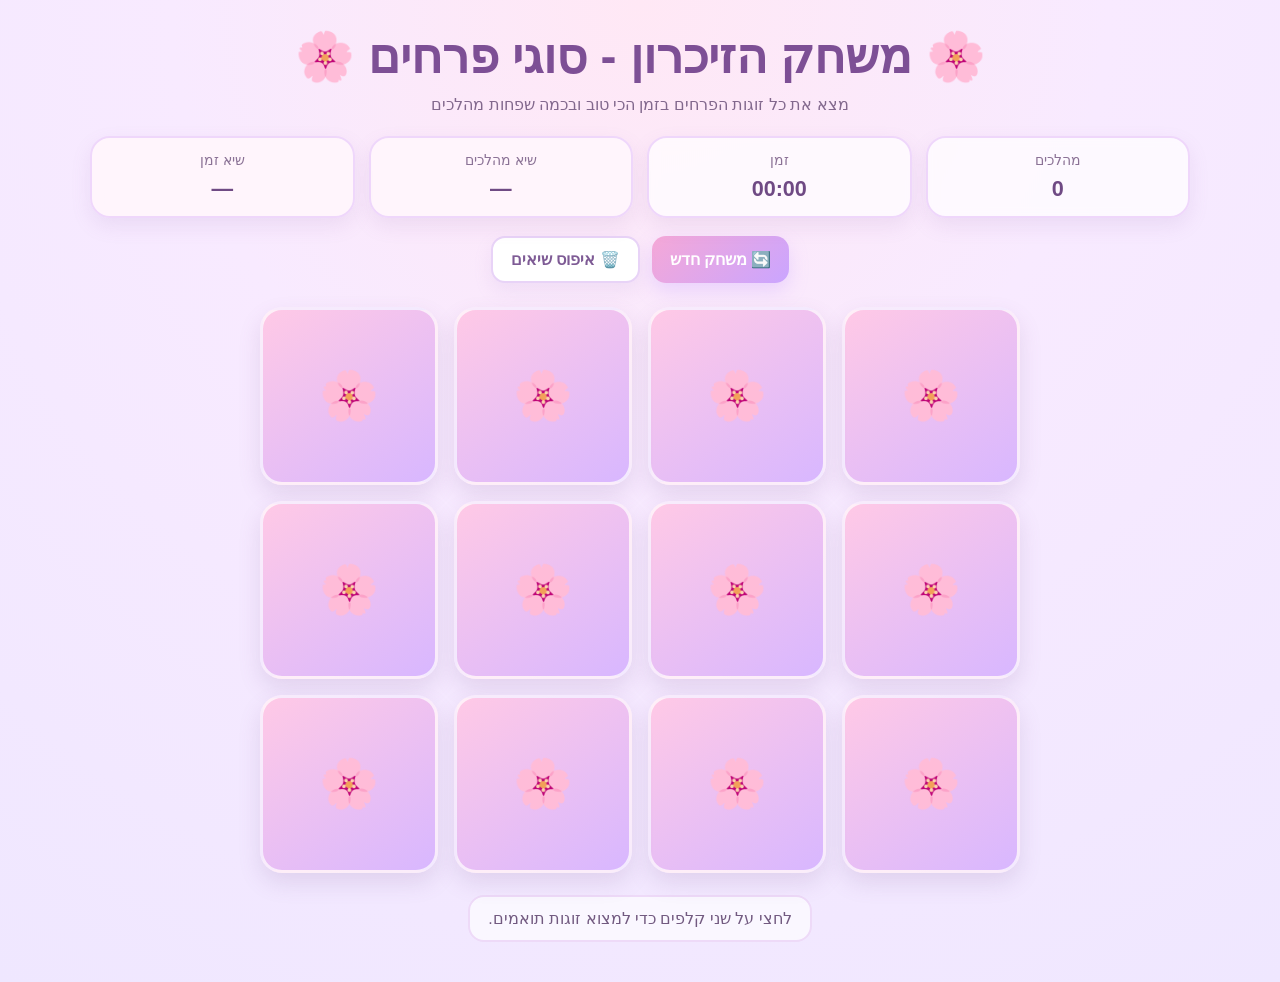
<file: Projects/memory-game/index.html>
<!DOCTYPE html>
<html lang="he" dir="rtl">
<head>
  <meta charset="UTF-8" />
  <meta name="viewport" content="width=device-width, initial-scale=1.0" />
  <title>משחק הזיכרון - סוגי פרחים</title>
  <link rel="stylesheet" href="style.css" />
</head>
<body>
  <div class="page">
    <header class="top-header">
      <h1>🌸 משחק הזיכרון - סוגי פרחים 🌸</h1>
      <p class="subtitle">מצא את כל זוגות הפרחים בזמן הכי טוב ובכמה שפחות מהלכים</p>
    </header>

    <section class="stats-panel">
      <div class="stat-box">
        <span class="label">מהלכים</span>
        <span id="moves">0</span>
      </div>

      <div class="stat-box">
        <span class="label">זמן</span>
        <span id="timer">00:00</span>
      </div>

      <div class="stat-box best">
        <span class="label">שיא מהלכים</span>
        <span id="bestMoves">—</span>
      </div>

      <div class="stat-box best">
        <span class="label">שיא זמן</span>
        <span id="bestTime">—</span>
      </div>
    </section>

    <section class="actions">
      <button id="restartBtn" class="main-btn">🔄 משחק חדש</button>
      <button id="resetScoresBtn" class="secondary-btn">🗑️ איפוס שיאים</button>
    </section>

    <section class="game-wrapper">
      <div id="gameBoard" class="game-board"></div>
    </section>

    <section class="message-box">
      <p id="statusText">לחץ על שני קלפים כדי למצוא זוגות תואמים.</p>
    </section>
  </div>

  <script src="script.js"></script>
</body>
</html>
</file>
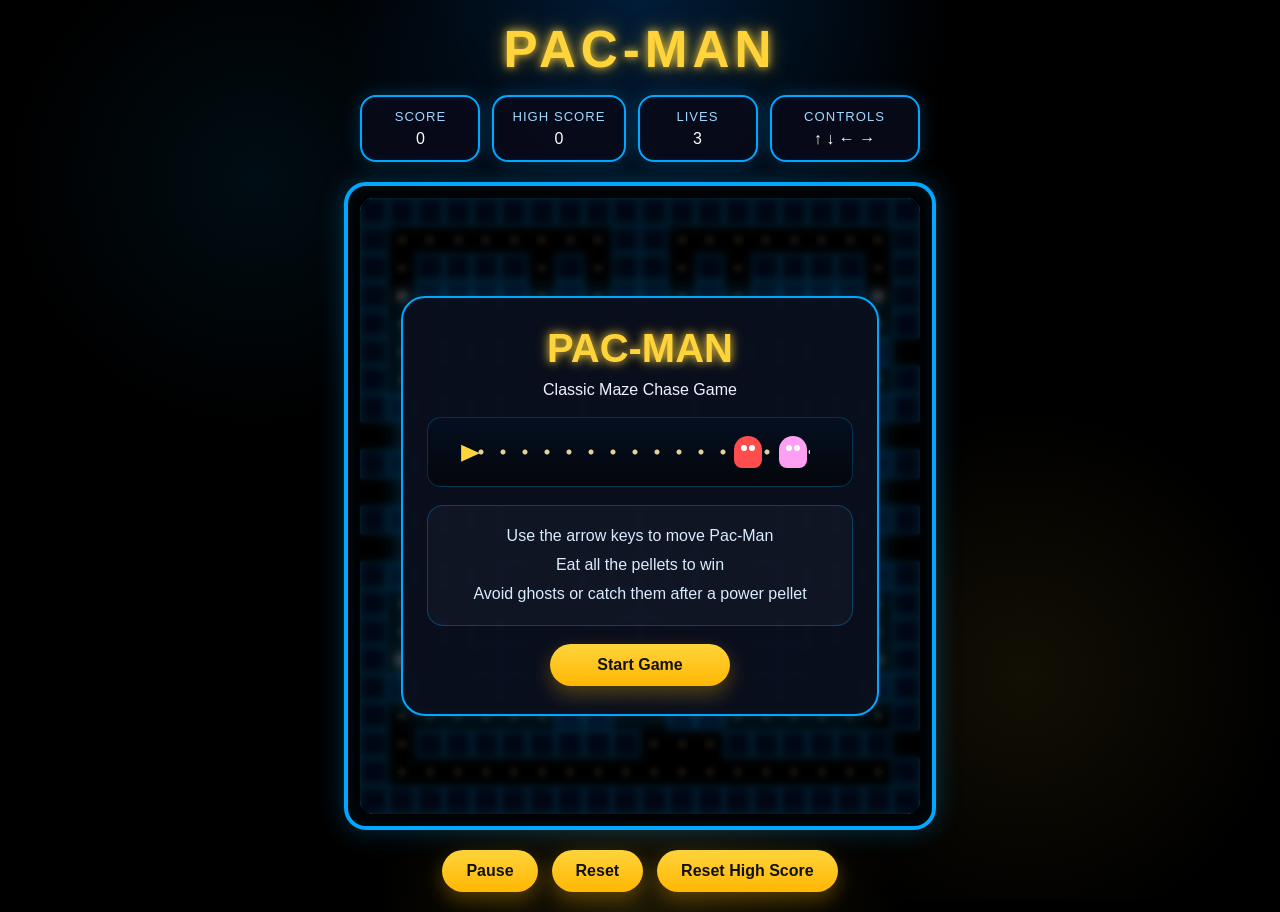
<file: Projects/pacman-game/index.html>
<!DOCTYPE html>
<html lang="en">
<head>
  <meta charset="UTF-8" />
  <meta name="viewport" content="width=device-width, initial-scale=1.0" />
  <title>Pac-Man Deluxe</title>
  <link rel="stylesheet" href="style.css" />
</head>
<body>
  <div class="page-glow"></div>

  <div class="game-wrapper">
    <header class="top-bar">
      <h1 class="game-title">PAC-MAN</h1>

      <div class="info-panel">
        <div class="info-box">
          <span class="label">Score</span>
          <span id="score">0</span>
        </div>

        <div class="info-box">
          <span class="label">High Score</span>
          <span id="highScore">0</span>
        </div>

        <div class="info-box">
          <span class="label">Lives</span>
          <span id="lives">3</span>
        </div>

        <div class="info-box controls-box">
          <span class="label">Controls</span>
          <span>↑ ↓ ← →</span>
        </div>
      </div>
    </header>

    <main class="game-area">
      <div class="canvas-frame">
        <canvas id="gameCanvas" width="560" height="616"></canvas>

        <div id="startScreen" class="screen-overlay start-screen">
          <div class="screen-card">
            <h2 class="screen-title glow-yellow">PAC-MAN</h2>
            <p class="screen-subtitle">Classic Maze Chase Game</p>

            <div class="mini-preview">
              <div class="mini-pacman"></div>
              <div class="mini-dots"></div>
              <div class="mini-ghost ghost-red"></div>
              <div class="mini-ghost ghost-pink"></div>
            </div>

            <div class="instructions-box">
              <p>Use the arrow keys to move Pac-Man</p>
              <p>Eat all the pellets to win</p>
              <p>Avoid ghosts or catch them after a power pellet</p>
            </div>

            <button id="startBtn" class="action-btn main-btn">Start Game</button>
          </div>
        </div>

        <div id="gameOverlay" class="screen-overlay hidden">
          <div class="screen-card result-card">
            <h2 id="overlayTitle" class="screen-title">Game Over</h2>
            <p id="overlayText" class="screen-subtitle">Try again!</p>
            <button id="restartBtn" class="action-btn main-btn">Play Again</button>
          </div>
        </div>
      </div>
    </main>

    <footer class="bottom-panel">
      <button id="pauseBtn" class="action-btn">Pause</button>
      <button id="resetBtn" class="action-btn">Reset</button>
      <button id="resetHighScoreBtn" class="action-btn">Reset High Score</button>
    </footer>
  </div>

  <script src="script.js"></script>
</body>
</html>
</file>
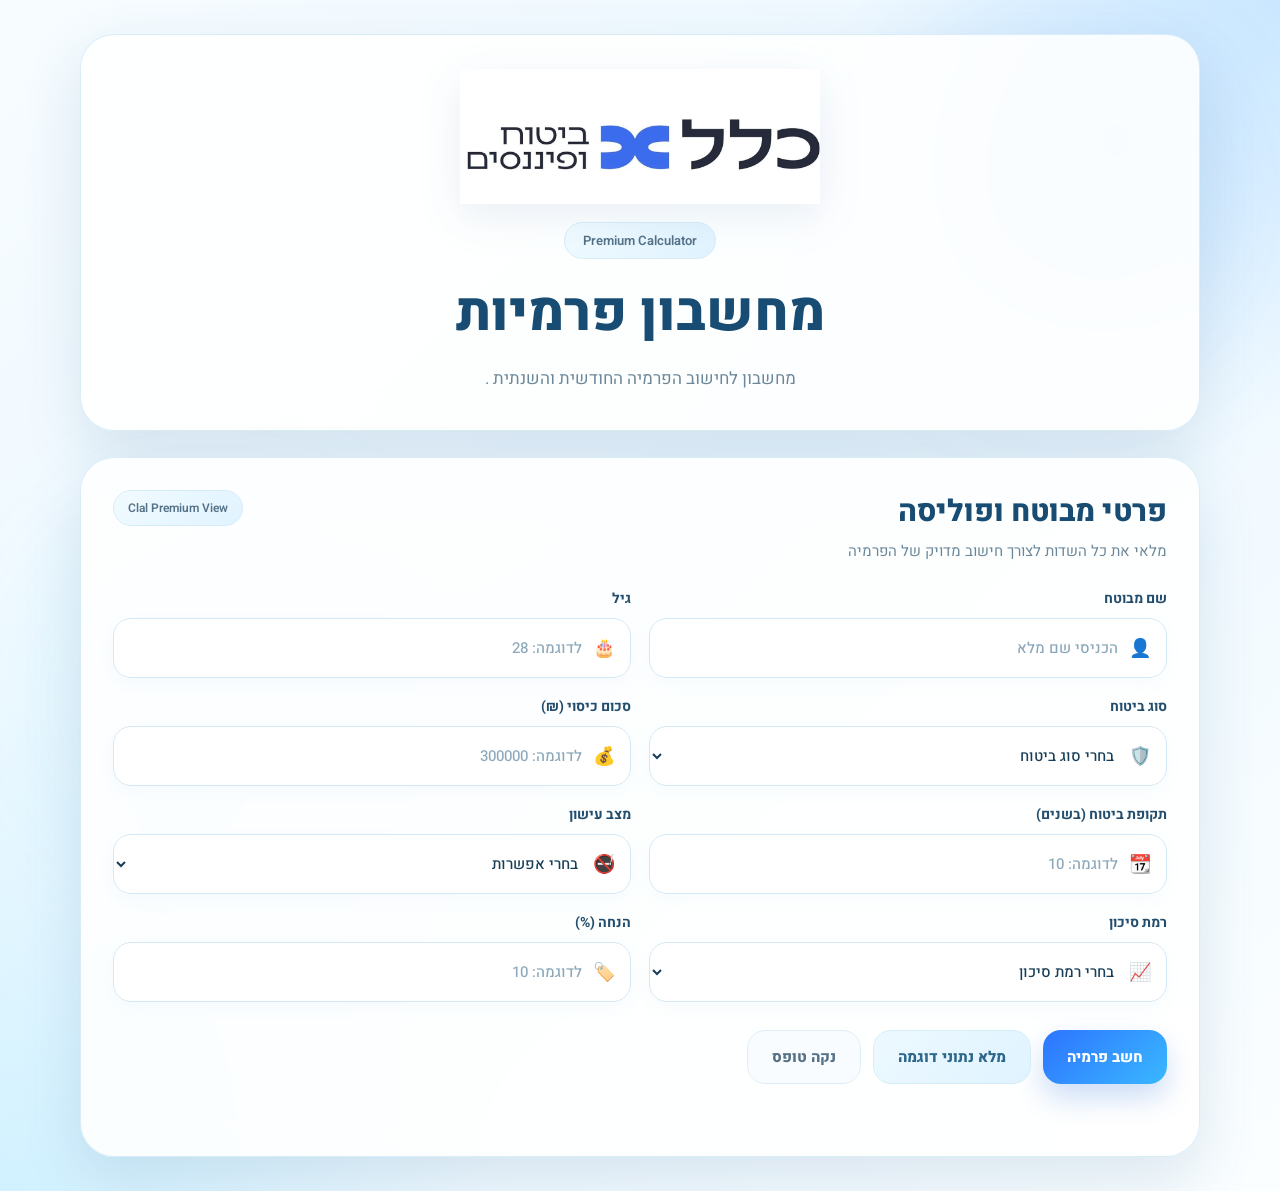
<file: Projects/premium-calculator/index.html>
<!DOCTYPE html>
<html lang="he" dir="rtl">
<head>
  <meta charset="UTF-8" />
  <meta name="viewport" content="width=device-width, initial-scale=1.0" />
  <title>מחשבון פרמיות - כלל ביטוח ופיננסים</title>

  <link rel="preconnect" href="https://fonts.googleapis.com" />
  <link rel="preconnect" href="https://fonts.gstatic.com" crossorigin />
  <link
    href="https://fonts.googleapis.com/css2?family=Heebo:wght@400;500;700;800&display=swap"
    rel="stylesheet"
  />

  <link rel="stylesheet" href="style.css" />
</head>
<body>
  <div class="background-blur blur-1"></div>
  <div class="background-blur blur-2"></div>

  <main class="page-shell">
    <section class="hero-card">
      <div class="logo-row">
        <img src="images/logo-clal.jpg" alt="לוגו כלל ביטוח ופיננסים" class="logo" />
      </div>

      <div class="hero-badge">Premium Calculator</div>

      <h1>מחשבון פרמיות</h1>
      <p class="hero-text">
מחשבון לחישוב הפרמיה החודשית והשנתית .      </p>
    </section>

    <section class="calculator-card">
      <div class="section-head">
        <div>
          <h2>פרטי מבוטח ופוליסה</h2>
          <p>מלאי את כל השדות לצורך חישוב מדויק של הפרמיה</p>
        </div>
        <span class="mini-badge">Clal Premium View</span>
      </div>

      <div class="form-grid">
        <div class="field">
          <label for="fullName">שם מבוטח</label>
          <div class="input-box">
            <span class="icon">👤</span>
            <input type="text" id="fullName" placeholder="הכניסי שם מלא" />
          </div>
        </div>

        <div class="field">
          <label for="age">גיל</label>
          <div class="input-box">
            <span class="icon">🎂</span>
            <input type="number" id="age" placeholder="לדוגמה: 28" />
          </div>
        </div>

        <div class="field">
          <label for="insuranceType">סוג ביטוח</label>
          <div class="input-box">
            <span class="icon">🛡️</span>
            <select id="insuranceType">
              <option value="">בחרי סוג ביטוח</option>
              <option value="life">ביטוח חיים</option>
              <option value="health">ביטוח בריאות</option>
              <option value="apartment">ביטוח דירה</option>
              <option value="car">ביטוח רכב</option>
            </select>
          </div>
        </div>

        <div class="field">
          <label for="coverageAmount">סכום כיסוי (₪)</label>
          <div class="input-box">
            <span class="icon">💰</span>
            <input type="number" id="coverageAmount" placeholder="לדוגמה: 300000" />
          </div>
        </div>

        <div class="field">
          <label for="years">תקופת ביטוח (בשנים)</label>
          <div class="input-box">
            <span class="icon">📆</span>
            <input type="number" id="years" placeholder="לדוגמה: 10" />
          </div>
        </div>

        <div class="field">
          <label for="smoking">מצב עישון</label>
          <div class="input-box">
            <span class="icon">🚭</span>
            <select id="smoking">
              <option value="">בחרי אפשרות</option>
              <option value="no">לא מעשן/ת</option>
              <option value="yes">מעשן/ת</option>
            </select>
          </div>
        </div>

        <div class="field">
          <label for="riskLevel">רמת סיכון</label>
          <div class="input-box">
            <span class="icon">📈</span>
            <select id="riskLevel">
              <option value="">בחרי רמת סיכון</option>
              <option value="low">נמוכה</option>
              <option value="medium">בינונית</option>
              <option value="high">גבוהה</option>
            </select>
          </div>
        </div>

        <div class="field">
          <label for="discount">הנחה (%)</label>
          <div class="input-box">
            <span class="icon">🏷️</span>
            <input type="number" id="discount" placeholder="לדוגמה: 10" />
          </div>
        </div>
      </div>

      <div class="buttons-row">
        <button id="calculateBtn" class="btn btn-primary" type="button">חשב פרמיה</button>
        <button id="sampleBtn" class="btn btn-secondary" type="button">מלא נתוני דוגמה</button>
        <button id="resetBtn" class="btn btn-light" type="button">נקה טופס</button>
      </div>

      <p id="message" class="message"></p>
    </section>

    <section id="resultSection" class="result-card hidden">
      <div class="result-top-line"></div>

      <div class="result-icon">💎</div>
      <p class="result-badge">Premium Calculation Result</p>
      <h2>תוצאת חישוב הפרמיה</h2>

      <div class="main-premium-box">
        <span class="main-premium-label">פרמיה חודשית</span>
        <div id="monthlyPremium" class="main-premium-value">₪0.00</div>
      </div>

      <div class="summary-number-grid">
        <div class="number-card">
          <span>פרמיה שנתית</span>
          <strong id="yearlyPremium">₪0.00</strong>
        </div>

        <div class="number-card">
          <span>אחוז הנחה</span>
          <strong id="resultDiscount">0%</strong>
        </div>

        <div class="number-card">
          <span>סטטוס חישוב</span>
          <strong id="resultStatus">מוכן</strong>
        </div>
      </div>

      <div class="info-grid">
        <div class="info-card">
          <span class="info-title">שם מבוטח</span>
          <strong id="resultName">-</strong>
        </div>

        <div class="info-card">
          <span class="info-title">סוג ביטוח</span>
          <strong id="resultInsurance">-</strong>
        </div>

        <div class="info-card">
          <span class="info-title">רמת סיכון</span>
          <strong id="resultRisk">-</strong>
        </div>

        <div class="info-card">
          <span class="info-title">סכום כיסוי</span>
          <strong id="resultCoverage">-</strong>
        </div>
      </div>

      <div class="summary-card">
        <div class="summary-header">
          <h3>פירוט החישוב</h3>
          <span class="mini-badge">Breakdown</span>
        </div>
        <ul id="summaryList"></ul>
      </div>
    </section>
  </main>

  <script src="script.js"></script>
</body>
</html>
</file>
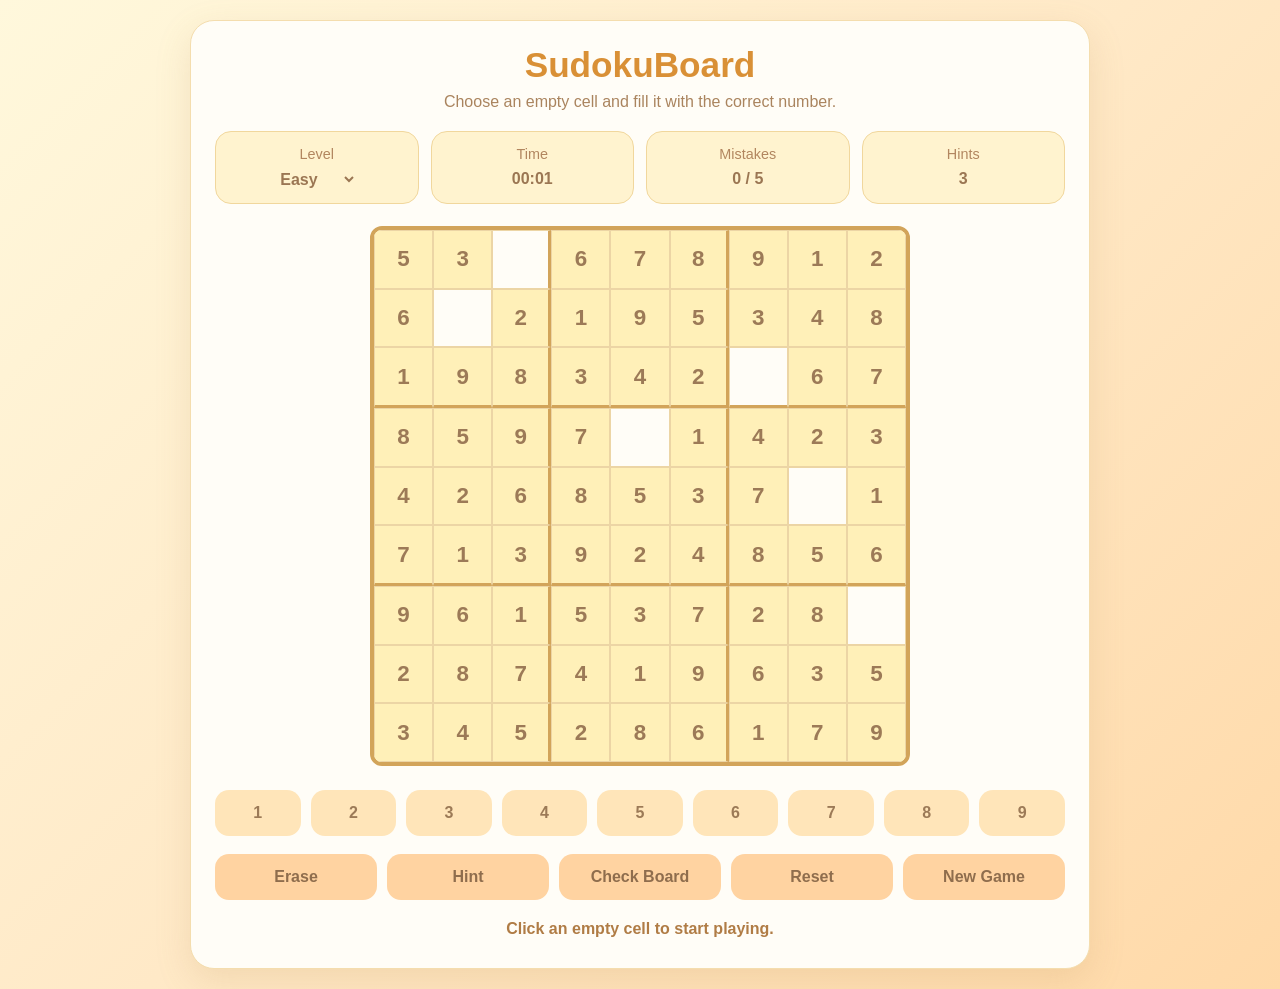
<file: Projects/sudoku/index.html>
<!DOCTYPE html>
<html lang="en">
<head>
  <meta charset="UTF-8" />
  <meta name="viewport" content="width=device-width, initial-scale=1.0" />
  <title>SudokuBoard</title>
  <link rel="stylesheet" href="style.css" />
</head>
<body>
  <div class="container">
    <header class="game-header">
      <h1>SudokuBoard</h1>
      <p class="subtitle">Choose an empty cell and fill it with the correct number.</p>
    </header>

    <section class="top-panel">
      <div class="info-box">
        <span class="label">Level</span>
        <select id="difficulty">
          <option value="easy">Easy</option>
          <option value="medium">Medium</option>
          <option value="hard">Hard</option>
        </select>
      </div>

      <div class="info-box">
        <span class="label">Time</span>
        <span id="timer">00:00</span>
      </div>

      <div class="info-box">
        <span class="label">Mistakes</span>
        <span id="mistakes">0 / 5</span>
      </div>

      <div class="info-box">
        <span class="label">Hints</span>
        <span id="hints">3</span>
      </div>
    </section>

    <section class="board-section">
      <div id="sudoku-board" class="sudoku-board"></div>
    </section>

    <section class="controls">
      <div class="number-pad">
        <button class="num-btn" data-number="1">1</button>
        <button class="num-btn" data-number="2">2</button>
        <button class="num-btn" data-number="3">3</button>
        <button class="num-btn" data-number="4">4</button>
        <button class="num-btn" data-number="5">5</button>
        <button class="num-btn" data-number="6">6</button>
        <button class="num-btn" data-number="7">7</button>
        <button class="num-btn" data-number="8">8</button>
        <button class="num-btn" data-number="9">9</button>
      </div>

      <div class="action-buttons">
        <button id="erase-btn">Erase</button>
        <button id="hint-btn">Hint</button>
        <button id="check-btn">Check Board</button>
        <button id="reset-btn">Reset</button>
        <button id="new-game-btn">New Game</button>
      </div>
    </section>

    <p id="message" class="message">Click an empty cell to start playing.</p>
  </div>

  <script src="script.js"></script>
</body>
</html>
</file>
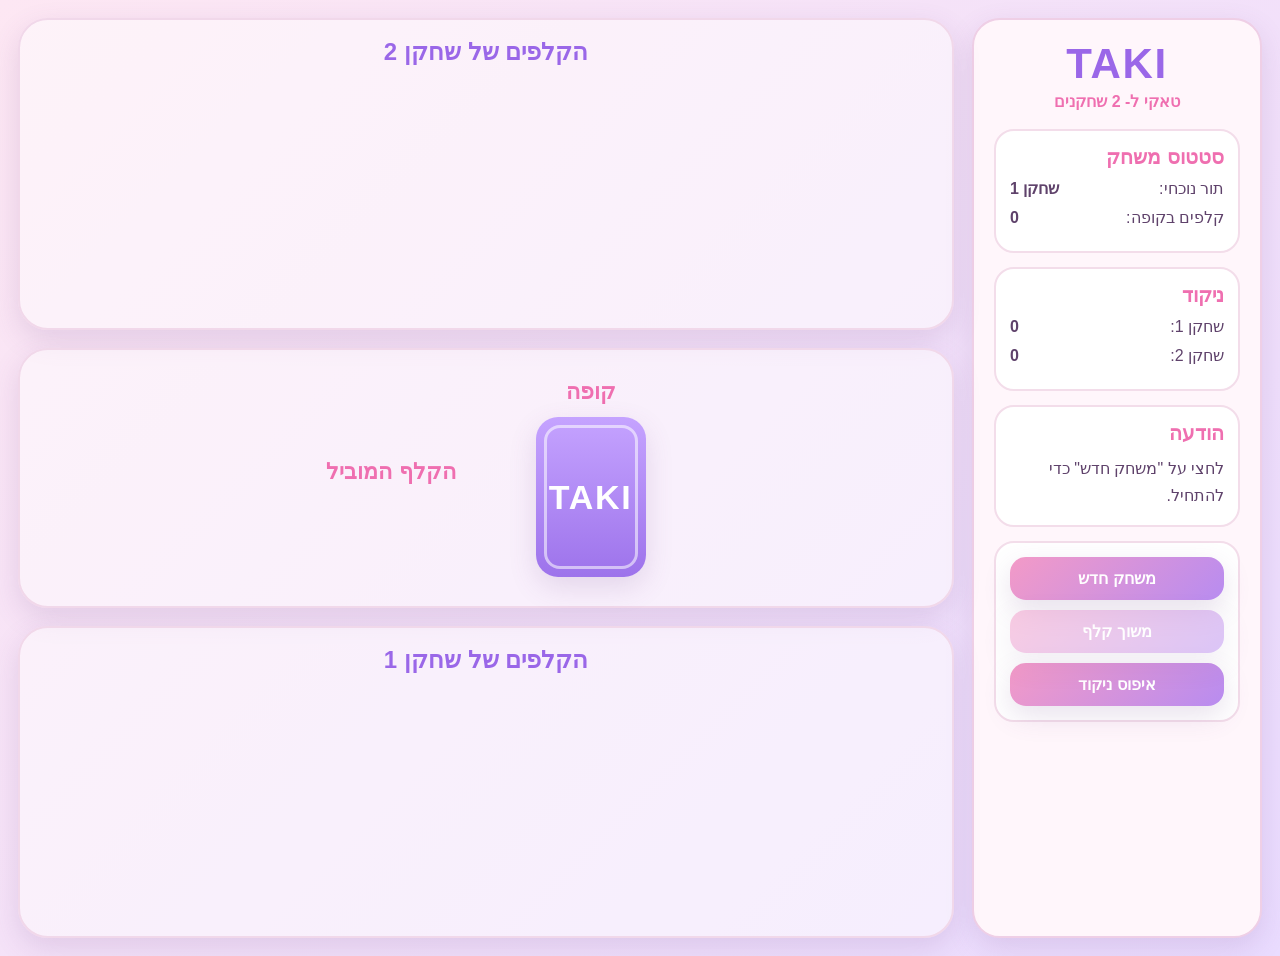
<file: Projects/taki-game/index.html>
<!DOCTYPE html>
<html lang="he" dir="rtl">
<head>
  <meta charset="UTF-8" />
  <meta name="viewport" content="width=device-width, initial-scale=1.0" />
  <title>TAKI - 2 Players</title>
  <link rel="stylesheet" href="style.css" />
</head>
<body>
  <div class="app">
    <aside class="sidebar">
      <h1>TAKI</h1>
      <p class="sub">טאקי ל- 2 שחקנים</p>

      <div class="panel">
        <h2>סטטוס משחק</h2>
        <div class="info-row">
          <span>תור נוכחי:</span>
          <strong id="turnLabel">שחקן 1</strong>
        </div>
        <div class="info-row">
          <span>קלפים בקופה:</span>
          <strong id="deckCount">0</strong>
        </div>
      </div>

      <div class="panel">
        <h2>ניקוד</h2>
        <div class="info-row">
          <span>שחקן 1:</span>
          <strong id="score1">0</strong>
        </div>
        <div class="info-row">
          <span>שחקן 2:</span>
          <strong id="score2">0</strong>
        </div>
      </div>

      <div class="panel">
        <h2>הודעה</h2>
        <p id="messageBox">לחץ על "משחק חדש" כדי להתחיל.</p>
      </div>

      <div class="panel buttons-panel">
        <button id="newGameBtn">משחק חדש</button>
        <button id="drawBtn">משוך קלף</button>
        <button id="resetScoresBtn">איפוס ניקוד</button>
      </div>
    </aside>

    <main class="board">
      <section class="top-player-area area-box">
        <div class="player-title">הקלפים של שחקן 2</div>
        <div id="topHand" class="hand"></div>
      </section>

      <section class="middle-area area-box">
        <div class="deck-pile-wrap">
          <div class="zone">
            <div class="zone-label">קופה</div>
            <button id="deckBtn" class="taki-card back-card" type="button">
              <div class="inner">
                <div class="center-text">TAKI</div>
              </div>
            </button>
          </div>

          <div class="zone">
            <div class="zone-label">הקלף המוביל</div>
            <div id="pileCardWrap"></div>
          </div>
        </div>
      </section>

      <section class="bottom-player-area area-box">
        <div class="player-title">הקלפים של שחקן 1</div>
        <div id="bottomHand" class="hand"></div>
      </section>
    </main>
  </div>

  <script src="script.js"></script>
</body>
</html>
</file>
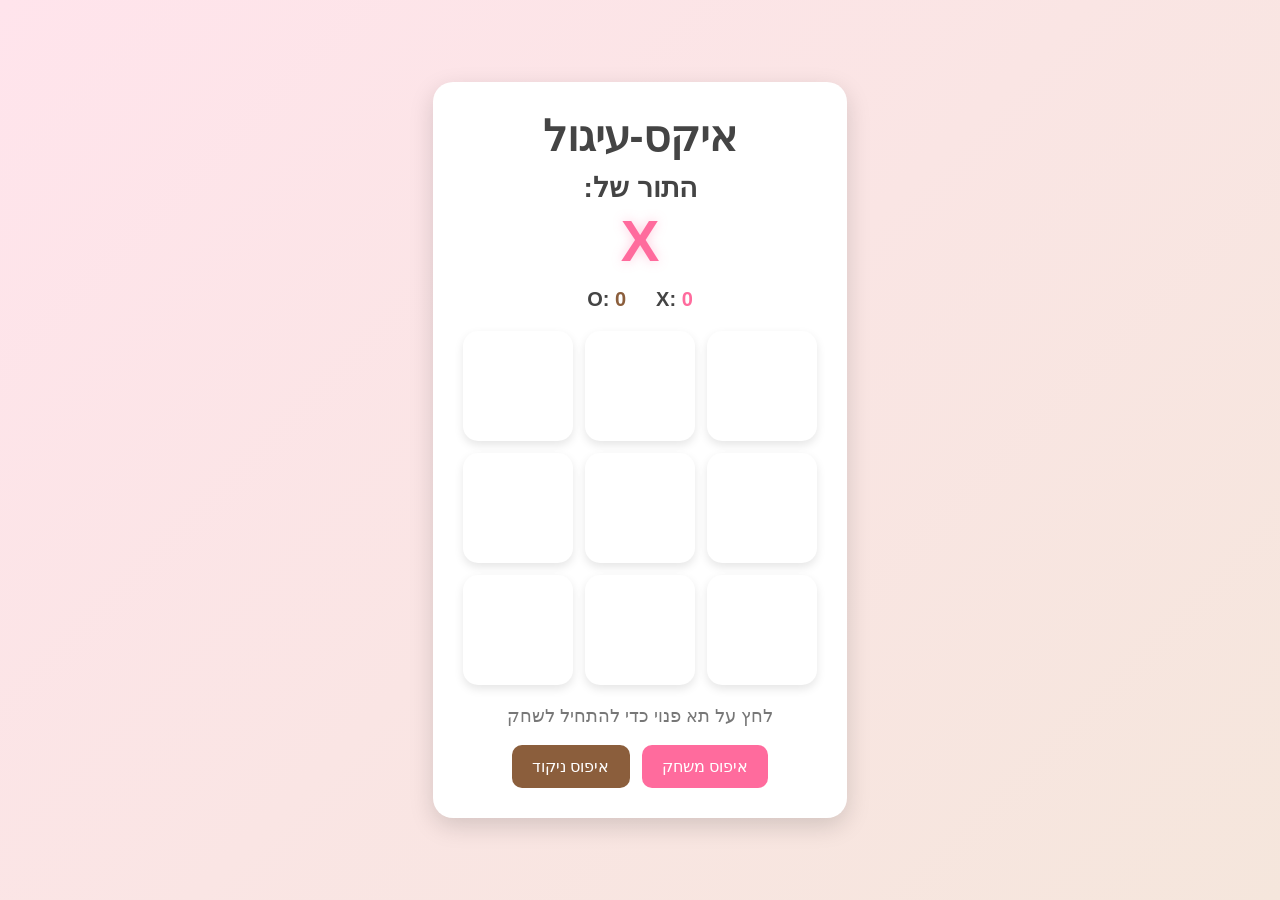
<file: Projects/tictactoe-game/index.html>
<!DOCTYPE html>
<html lang="he" dir="rtl">
<head>
  <meta charset="UTF-8" />
  <meta name="viewport" content="width=device-width, initial-scale=1.0" />
  <title>X-O Game</title>
  <link rel="stylesheet" href="style.css" />
</head>
<body>

  <div class="game-container">
    <h1>איקס-עיגול</h1>
    <div class="status-box">
      <h2 class="status-title">התור של:</h2>
      <div class="current-player x" id="status">X</div>
    </div>

    <div class="score-board">
      <div class="score">
        <span>X</span>: <span id="scoreX">0</span>
      </div>
      <div class="score">
        <span>O</span>: <span id="scoreO">0</span>
      </div>
    </div>

    <div class="board">
      <button class="cell"></button>
      <button class="cell"></button>
      <button class="cell"></button>
      <button class="cell"></button>
      <button class="cell"></button>
      <button class="cell"></button>
      <button class="cell"></button>
      <button class="cell"></button>
      <button class="cell"></button>
    </div>

    <p class="info-text">לחץ על תא פנוי כדי להתחיל לשחק</p>

    <div class="actions">
      <button class="reset-btn" id="resetBtn">איפוס משחק</button>
      <button class="score-reset-btn" id="resetScoreBtn">איפוס ניקוד</button>
    </div>
  </div>

  <script src="script.js"></script>
</body>
</html>
</file>
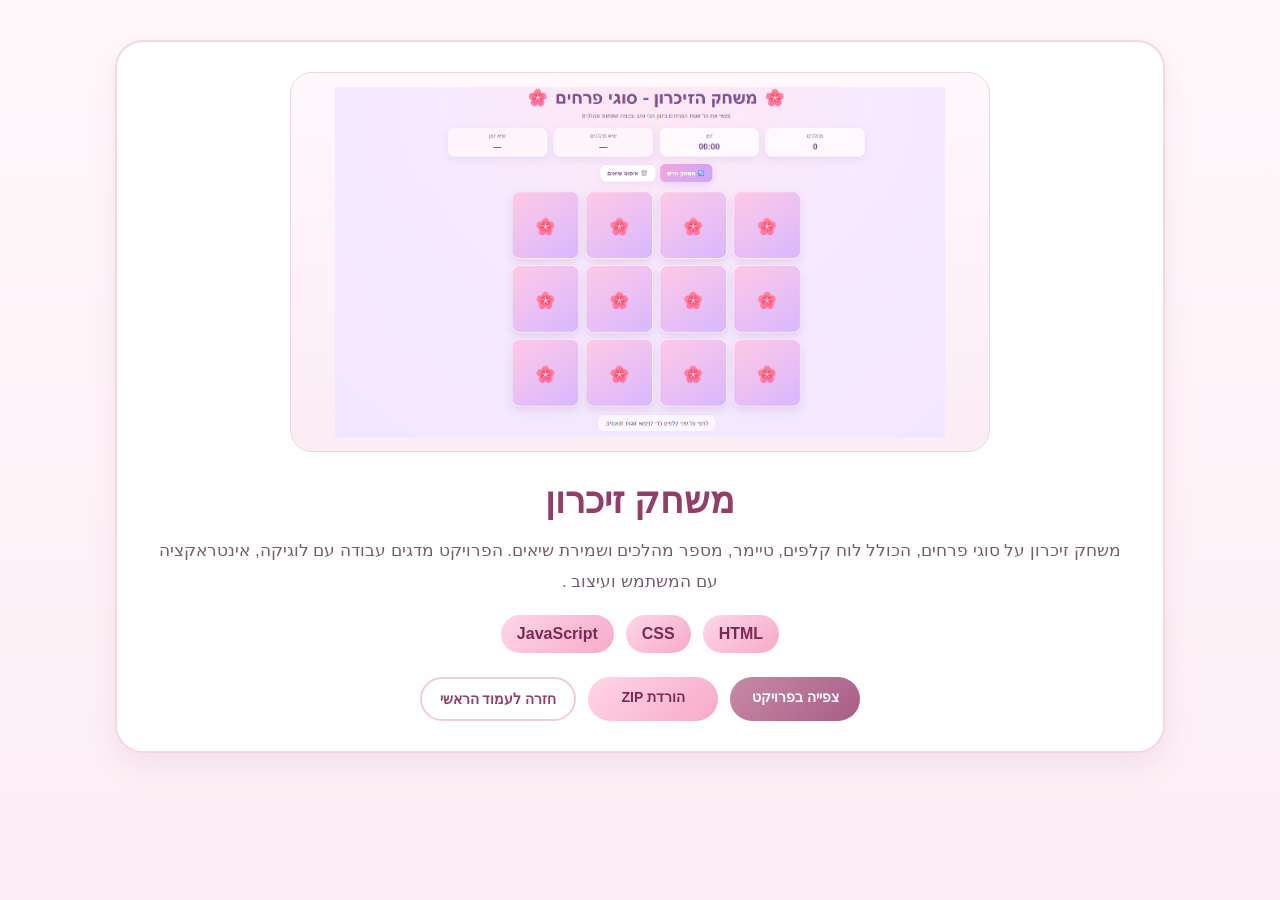
<file: project-pages/memory-game.html>
<!DOCTYPE html>
<html lang="he" dir="rtl">
<head>
  <meta charset="UTF-8">
  <meta name="viewport" content="width=device-width, initial-scale=1.0">
  <title>משחק זיכרון</title>
  <link rel="stylesheet" href="../style/style.css">
</head>
<body>

  <section class="project-details-page">
    <div class="details-box">
      <img src="../images/memory-game.png" alt="משחק זיכרון">
      <h1>משחק זיכרון</h1>

      <p>
        משחק זיכרון על סוגי פרחים, הכולל לוח קלפים, טיימר, מספר מהלכים
 ושמירת שיאים. הפרויקט מדגים עבודה עם לוגיקה, אינטראקציה עם המשתמש ועיצוב .
      </p>

      <div class="tech-list">
        <span>HTML</span>
        <span>CSS</span>
        <span>JavaScript</span>
      </div>

      <div class="buttons">
        <a href="../Projects/memory-game/index.html" class="btn view">צפייה בפרויקט</a>
        <a href="../downloads/memory-game.zip" class="btn download">הורדת ZIP</a>
        <a href="../index.html" class="btn back">חזרה לעמוד הראשי</a>
      </div>
    </div>
  </section>

</body>
</html>
</file>
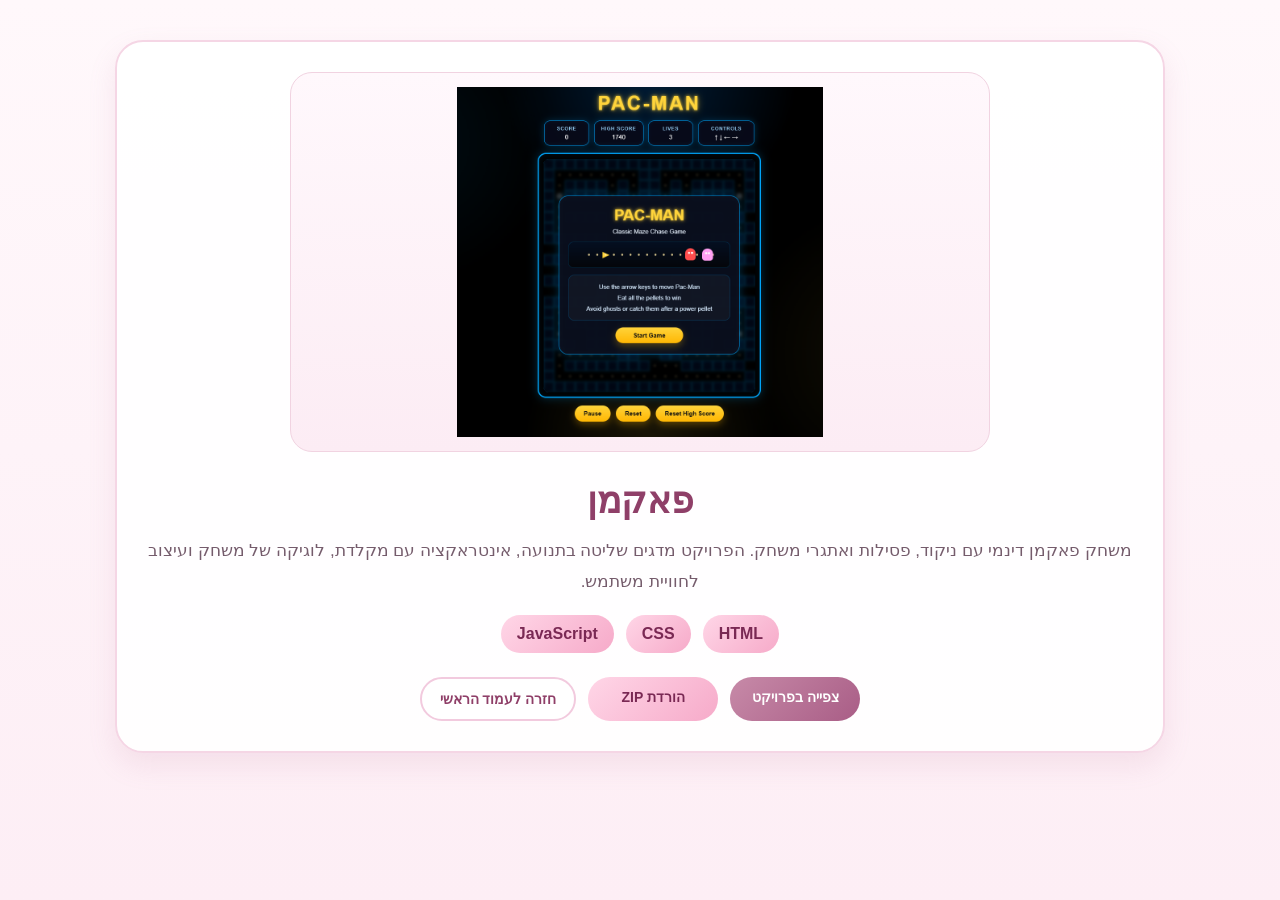
<file: project-pages/pacman-game.html>
<!DOCTYPE html>
<html lang="he" dir="rtl">
<head>
  <meta charset="UTF-8">
  <meta name="viewport" content="width=device-width, initial-scale=1.0">
  <title>פאקמן</title>
  <link rel="stylesheet" href="../style/style.css">
</head>
<body>
  <section class="project-details-page">
    <div class="details-box">
      <img src="../images/pacman-game.png" alt="פאקמן">
      <h1>פאקמן</h1>
      <p>
        משחק פאקמן דינמי עם ניקוד, פסילות ואתגרי משחק. הפרויקט מדגים שליטה בתנועה,
        אינטראקציה עם מקלדת, לוגיקה של משחק ועיצוב לחוויית משתמש.
      </p>
      <div class="tech-list">
        <span>HTML</span>
        <span>CSS</span>
        <span>JavaScript</span>
      </div>
      <div class="buttons">
        <a href="../Projects/pacman-game/index.html" class="btn view">צפייה בפרויקט</a>
        <a href="../downloads/pacman-game.zip" class="btn download">הורדת ZIP</a>
        <a href="../index.html" class="btn back">חזרה לעמוד הראשי</a>
      </div>
    </div>
  </section>
</body>
</html>
</file>
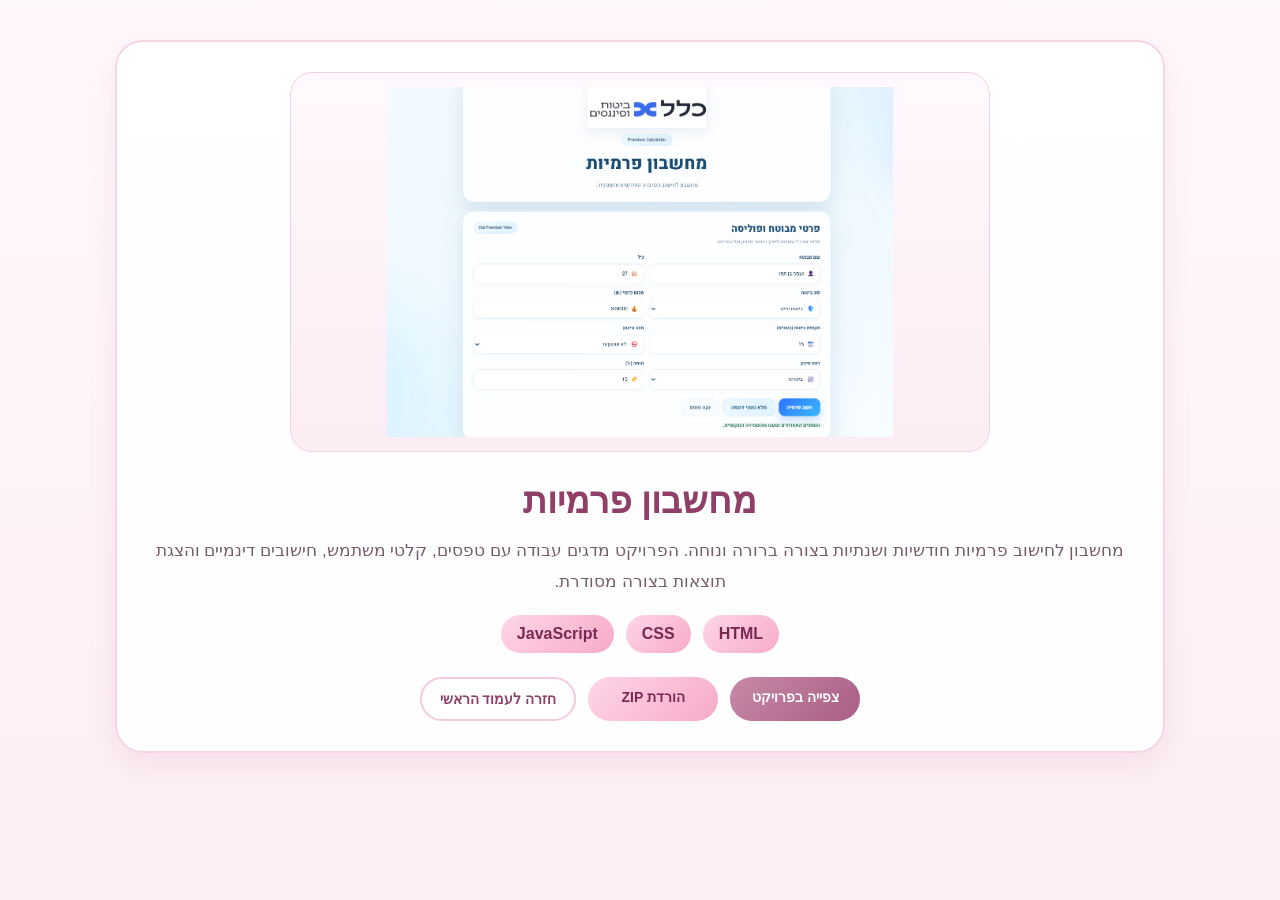
<file: project-pages/premium-calculator.html>
<!DOCTYPE html>
<html lang="he" dir="rtl">
<head>
  <meta charset="UTF-8">
  <meta name="viewport" content="width=device-width, initial-scale=1.0">
  <title>מחשבון פרמיות</title>
  <link rel="stylesheet" href="../style/style.css">
</head>
<body>
  <section class="project-details-page">
    <div class="details-box">
      <img src="../images/premium-calculator.png" alt="מחשבון פרמיות">
      <h1>מחשבון פרמיות</h1>
      <p>
        מחשבון לחישוב פרמיות חודשיות ושנתיות בצורה ברורה ונוחה. הפרויקט מדגים עבודה עם טפסים,
        קלטי משתמש, חישובים דינמיים והצגת תוצאות בצורה מסודרת.
      </p>
      <div class="tech-list">
        <span>HTML</span>
        <span>CSS</span>
        <span>JavaScript</span>
      </div>
      <div class="buttons">
        <a href="../Projects/premium-calculator/index.html" class="btn view">צפייה בפרויקט</a>
        <a href="../downloads/premium-calculator.zip" class="btn download">הורדת ZIP</a>
        <a href="../index.html" class="btn back">חזרה לעמוד הראשי</a>
      </div>
    </div>
  </section>
</body>
</html>
</file>
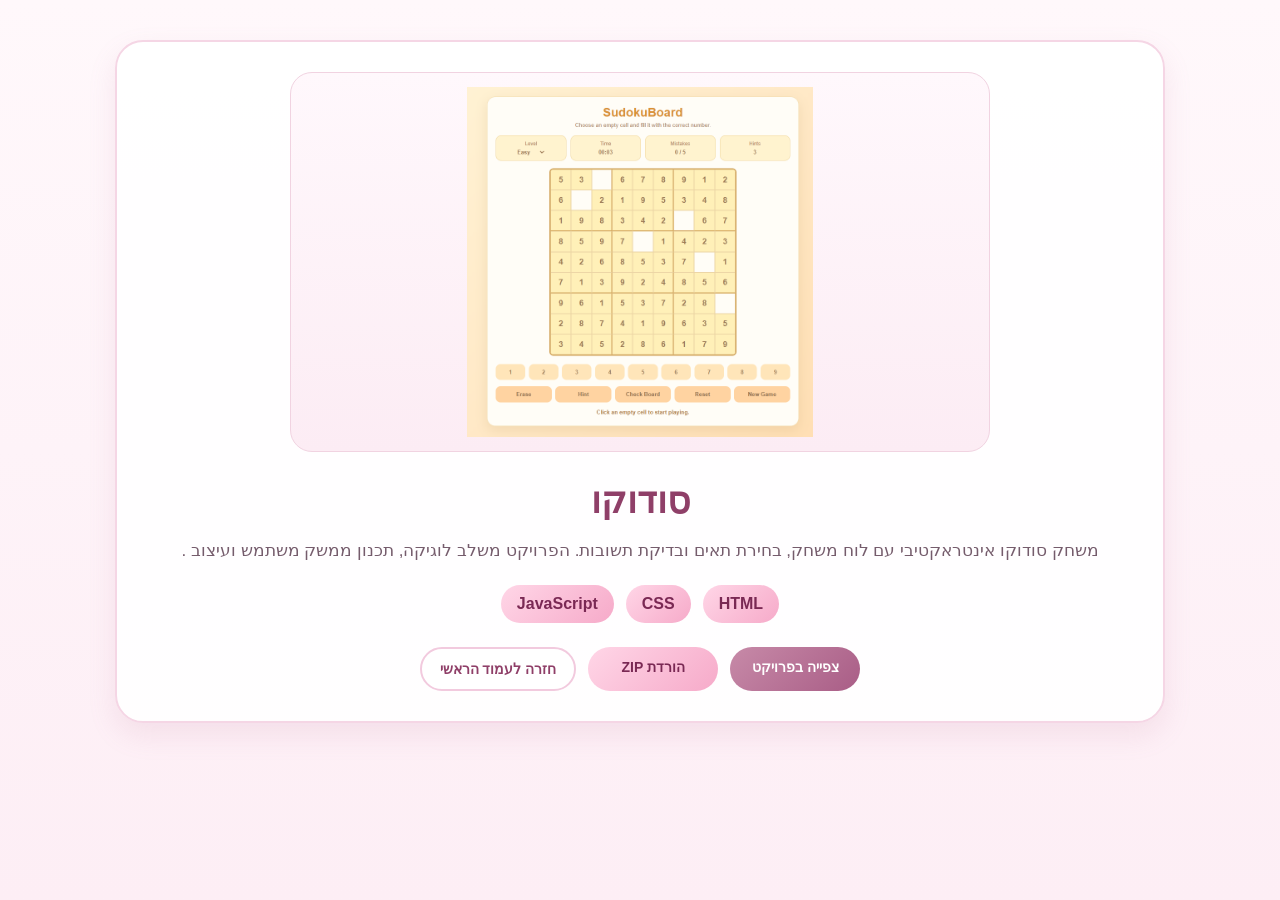
<file: project-pages/sudoku.html>
<!DOCTYPE html>
<html lang="he" dir="rtl">
<head>
  <meta charset="UTF-8">
  <meta name="viewport" content="width=device-width, initial-scale=1.0">
  <title>סודוקו</title>
  <link rel="stylesheet" href="../style/style.css">
</head>
<body>
  <section class="project-details-page">
    <div class="details-box">
      <img src="../images/sudoku.png" alt="סודוקו">
      <h1>סודוקו</h1>
      <p>
        משחק סודוקו אינטראקטיבי עם לוח משחק, בחירת תאים ובדיקת תשובות.
        הפרויקט משלב לוגיקה, תכנון ממשק משתמש ועיצוב  .
      </p>
      <div class="tech-list">
        <span>HTML</span>
        <span>CSS</span>
        <span>JavaScript</span>
      </div>
      <div class="buttons">
        <a href="../Projects/sudoku/index.html" class="btn view">צפייה בפרויקט</a>
        <a href="../downloads/sudoku.zip" class="btn download">הורדת ZIP</a>
        <a href="../index.html" class="btn back">חזרה לעמוד הראשי</a>
      </div>
    </div>
  </section>
</body>
</html>
</file>
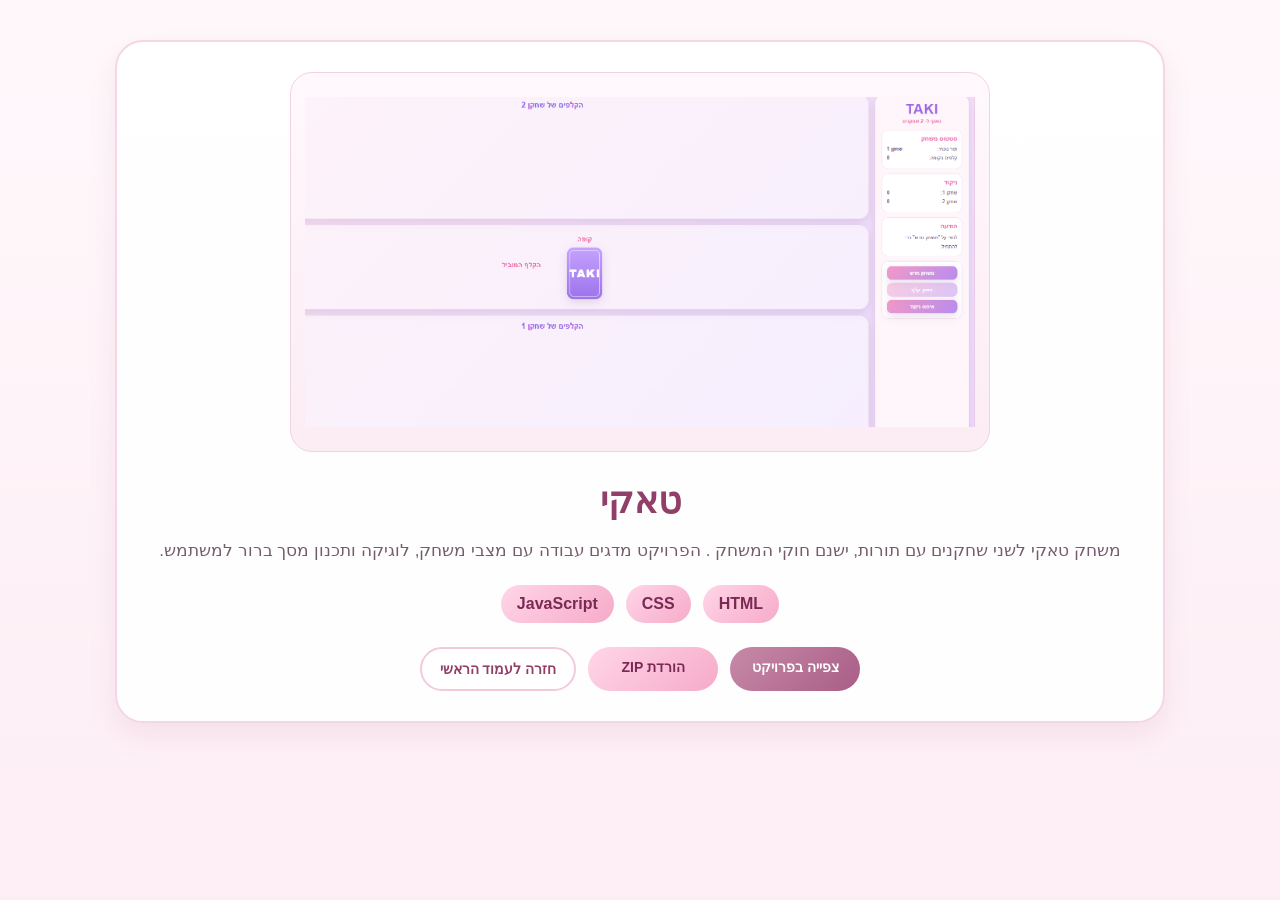
<file: project-pages/taki-game.html>
<!DOCTYPE html>
<html lang="he" dir="rtl">
<head>
  <meta charset="UTF-8">
  <meta name="viewport" content="width=device-width, initial-scale=1.0">
  <title>טאקי</title>
  <link rel="stylesheet" href="../style/style.css">
</head>
<body>
  <section class="project-details-page">
    <div class="details-box">
      <img src="../images/taki-game.png" alt="טאקי">
      <h1>טאקי</h1>
      <p>
        משחק טאקי לשני שחקנים עם תורות, ישנם חוקי המשחק   .
        הפרויקט מדגים עבודה עם מצבי משחק, לוגיקה ותכנון מסך ברור למשתמש.
      </p>
      <div class="tech-list">
        <span>HTML</span>
        <span>CSS</span>
        <span>JavaScript</span>
      </div>
      <div class="buttons">
        <a href="../Projects/taki-game/index.html" class="btn view">צפייה בפרויקט</a>
        <a href="../downloads/taki-game.zip" class="btn download">הורדת ZIP</a>
        <a href="../index.html" class="btn back">חזרה לעמוד הראשי</a>
      </div>
    </div>
  </section>
</body>
</html>
</file>
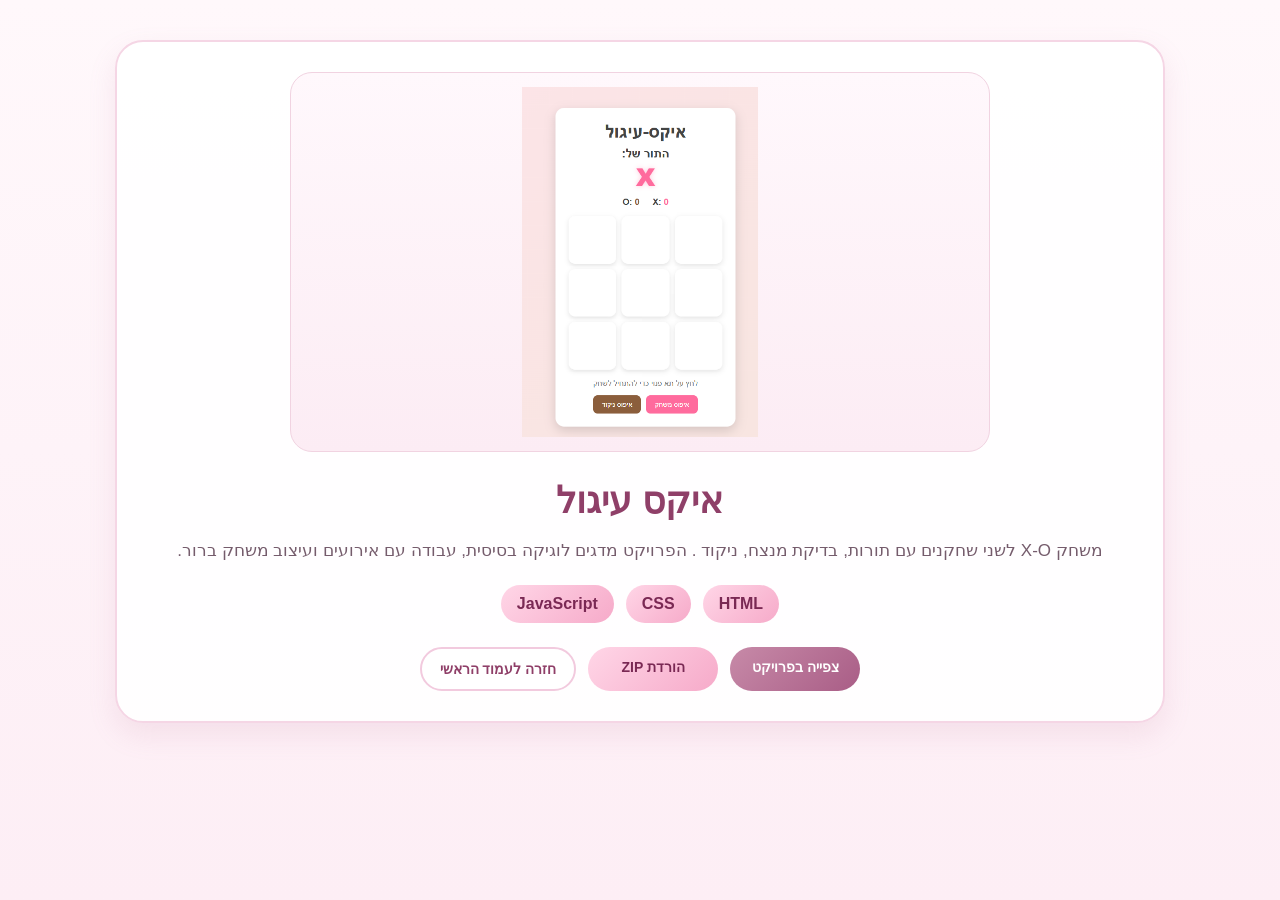
<file: project-pages/tictactoe-game.html>
<!DOCTYPE html>
<html lang="he" dir="rtl">
<head>
  <meta charset="UTF-8">
  <meta name="viewport" content="width=device-width, initial-scale=1.0">
  <title>איקס עיגול</title>
  <link rel="stylesheet" href="../style/style.css">
</head>
<body>
  <section class="project-details-page">
    <div class="details-box">
      <img src="../images/tictactoe-game.png" alt="איקס עיגול">
      <h1>איקס עיגול</h1>
      <p>
        משחק X-O לשני שחקנים עם תורות, בדיקת מנצח, ניקוד  .
        הפרויקט מדגים לוגיקה בסיסית, עבודה עם אירועים ועיצוב משחק ברור.
      </p>
      <div class="tech-list">
        <span>HTML</span>
        <span>CSS</span>
        <span>JavaScript</span>
      </div>
      <div class="buttons">
        <a href="../Projects/tictactoe-game/index.html" class="btn view">צפייה בפרויקט</a>
        <a href="../downloads/tictactoe-game.zip" class="btn download">הורדת ZIP</a>
        <a href="../index.html" class="btn back">חזרה לעמוד הראשי</a>
      </div>
    </div>
  </section>
</body>
</html>
</file>
<file: Projects/memory-game/style.css>
* {
  box-sizing: border-box;
}

body {
  margin: 0;
  font-family: Arial, sans-serif;
  background:
    radial-gradient(circle at top, #ffe8f5 0%, #f8eaff 40%, #efe7ff 100%);
  min-height: 100vh;
  color: #5f4b6f;
}

.page {
  width: min(1100px, 92%);
  margin: 0 auto;
  padding: 28px 0 40px;
}

.top-header {
  text-align: center;
  margin-bottom: 22px;
}

.top-header h1 {
  margin: 0 0 10px;
  font-size: clamp(2rem, 4vw, 3rem);
  color: #7d4f95;
}

.subtitle {
  margin: 0;
  font-size: 1rem;
  color: #82688d;
}

.stats-panel {
  display: grid;
  grid-template-columns: repeat(4, minmax(120px, 1fr));
  gap: 14px;
  margin-bottom: 18px;
}

.stat-box {
  background: rgba(255, 255, 255, 0.72);
  border: 2px solid #efd7fb;
  border-radius: 20px;
  padding: 14px 12px;
  text-align: center;
  box-shadow: 0 8px 20px rgba(150, 110, 170, 0.12);
  backdrop-filter: blur(6px);
}

.stat-box .label {
  display: block;
  font-size: 0.9rem;
  margin-bottom: 8px;
  color: #8b7296;
}

.stat-box span:last-child {
  font-size: 1.35rem;
  font-weight: bold;
  color: #6f4a84;
}

.best {
  background: rgba(255, 247, 252, 0.9);
}

.actions {
  display: flex;
  justify-content: center;
  gap: 12px;
  flex-wrap: wrap;
  margin-bottom: 24px;
}

button {
  border: none;
  cursor: pointer;
  border-radius: 14px;
  padding: 12px 18px;
  font-size: 1rem;
  font-weight: bold;
  transition: transform 0.18s ease, box-shadow 0.18s ease, opacity 0.18s ease;
}

button:hover {
  transform: translateY(-2px);
}

.main-btn {
  background: linear-gradient(135deg, #f5a8d7, #caa5ff);
  color: white;
  box-shadow: 0 8px 18px rgba(202, 165, 255, 0.35);
}

.secondary-btn {
  background: white;
  color: #7e5b95;
  border: 2px solid #e8d3f7;
  box-shadow: 0 8px 18px rgba(180, 150, 210, 0.14);
}

.game-wrapper {
  display: flex;
  justify-content: center;
}

.game-board {
  width: min(760px, 100%);
  display: grid;
  grid-template-columns: repeat(4, 1fr);
  gap: 16px;
}

.card {
  position: relative;
  width: 100%;
  aspect-ratio: 1 / 1;
  perspective: 1000px;
}

.card-inner {
  position: absolute;
  inset: 0;
  transition: transform 0.55s ease;
  transform-style: preserve-3d;
}

.card.flipped .card-inner,
.card.matched .card-inner {
  transform: rotateY(180deg);
}

.card-face {
  position: absolute;
  inset: 0;
  border-radius: 22px;
  backface-visibility: hidden;
  overflow: hidden;
  box-shadow: 0 10px 22px rgba(128, 95, 149, 0.16);
}

.card-back {
  background:
    linear-gradient(145deg, #ffc9e6, #d8b7ff);
  display: flex;
  align-items: center;
  justify-content: center;
  color: white;
  font-size: clamp(2rem, 4vw, 3rem);
  border: 3px solid rgba(255, 255, 255, 0.7);
}

.card-front {
  background: #fffafd;
  transform: rotateY(180deg);
  border: 3px solid #f2d9f5;
  display: flex;
  flex-direction: column;
  align-items: center;
  justify-content: center;
  padding: 10px;
}

.card-front img {
  width: 72%;
  height: 72%;
  object-fit: contain;
  pointer-events: none;
  user-select: none;
}

.card-front .flower-name {
  margin-top: 8px;
  font-size: 0.95rem;
  font-weight: bold;
  color: #785c88;
}

.card.matched {
  pointer-events: none;
}

.card.matched .card-front {
  box-shadow: inset 0 0 0 3px #bdf0cd, 0 10px 22px rgba(128, 95, 149, 0.16);
}

.message-box {
  margin-top: 22px;
  text-align: center;
}

#statusText {
  margin: 0;
  font-size: 1rem;
  color: #725a80;
  background: rgba(255, 255, 255, 0.65);
  display: inline-block;
  padding: 12px 18px;
  border-radius: 16px;
  border: 2px solid #eedaf8;
}

.win-message {
  color: #6a4780;
  font-weight: bold;
}

@media (max-width: 760px) {
  .stats-panel {
    grid-template-columns: repeat(2, 1fr);
  }

  .game-board {
    grid-template-columns: repeat(3, 1fr);
  }
}

@media (max-width: 520px) {
  .page {
    width: 94%;
  }

  .game-board {
    grid-template-columns: repeat(2, 1fr);
  }

  .card-front .flower-name {
    font-size: 0.85rem;
  }
}
</file>
<file: Projects/pacman-game/style.css>
* {
  box-sizing: border-box;
  margin: 0;
  padding: 0;
}

:root {
  --bg: #000000;
  --panel: rgba(8, 10, 25, 0.92);
  --blue: #00a8ff;
  --blue-dark: #003d91;
  --yellow: #ffd43b;
  --white: #ffffff;
  --soft-white: #eaf4ff;
  --danger: #ff5a5f;
}

body {
  min-height: 100vh;
  background:
    radial-gradient(circle at top, rgba(0, 130, 255, 0.22), transparent 28%),
    radial-gradient(circle at bottom, rgba(255, 212, 59, 0.10), transparent 24%),
    #000;
  color: var(--white);
  font-family: Arial, Helvetica, sans-serif;
  display: flex;
  justify-content: center;
  align-items: center;
  padding: 20px;
  overflow-x: hidden;
}

.page-glow {
  position: fixed;
  inset: 0;
  pointer-events: none;
  background:
    radial-gradient(circle at 20% 20%, rgba(0, 168, 255, 0.08), transparent 20%),
    radial-gradient(circle at 80% 75%, rgba(255, 212, 59, 0.07), transparent 22%);
  animation: pagePulse 5s ease-in-out infinite alternate;
}

@keyframes pagePulse {
  from {
    transform: scale(1);
    opacity: 0.85;
  }
  to {
    transform: scale(1.03);
    opacity: 1;
  }
}

.game-wrapper {
  width: 100%;
  max-width: 780px;
  display: flex;
  flex-direction: column;
  gap: 20px;
  position: relative;
  z-index: 1;
}

.top-bar {
  display: flex;
  flex-direction: column;
  gap: 16px;
  align-items: center;
}

.game-title {
  font-size: 3.2rem;
  letter-spacing: 5px;
  color: var(--yellow);
  text-shadow:
    0 0 8px rgba(255, 212, 59, 0.9),
    0 0 20px rgba(255, 212, 59, 0.5);
}

.info-panel {
  display: flex;
  flex-wrap: wrap;
  justify-content: center;
  gap: 12px;
}

.info-box {
  min-width: 120px;
  background: var(--panel);
  border: 2px solid var(--blue);
  border-radius: 16px;
  padding: 12px 18px;
  display: flex;
  flex-direction: column;
  align-items: center;
  box-shadow:
    0 0 18px rgba(0, 168, 255, 0.25),
    inset 0 0 10px rgba(0, 168, 255, 0.08);
}

.label {
  font-size: 0.82rem;
  color: #9fd8ff;
  margin-bottom: 6px;
  text-transform: uppercase;
  letter-spacing: 1px;
}

.controls-box {
  min-width: 150px;
}

.game-area {
  display: flex;
  justify-content: center;
}

.canvas-frame {
  position: relative;
  border: 4px solid var(--blue);
  border-radius: 22px;
  padding: 12px;
  background: rgba(0, 0, 0, 0.95);
  box-shadow:
    0 0 26px rgba(0, 168, 255, 0.28),
    inset 0 0 20px rgba(0, 168, 255, 0.1);
}

canvas {
  display: block;
  background: #000;
  border-radius: 14px;
  max-width: 100%;
  height: auto;
}

.screen-overlay {
  position: absolute;
  inset: 12px;
  background: rgba(0, 0, 0, 0.82);
  backdrop-filter: blur(3px);
  border-radius: 14px;
  display: flex;
  justify-content: center;
  align-items: center;
  padding: 20px;
}

.hidden {
  display: none;
}

.screen-card {
  width: min(92%, 480px);
  background: rgba(10, 15, 30, 0.95);
  border: 2px solid var(--blue);
  border-radius: 24px;
  padding: 28px 24px;
  text-align: center;
  box-shadow:
    0 0 25px rgba(0, 168, 255, 0.28),
    inset 0 0 14px rgba(255, 255, 255, 0.03);
  animation: cardFloat 2.8s ease-in-out infinite alternate;
}

@keyframes cardFloat {
  from {
    transform: translateY(0);
  }
  to {
    transform: translateY(-6px);
  }
}

.screen-title {
  font-size: 2.5rem;
  margin-bottom: 10px;
}

.glow-yellow {
  color: var(--yellow);
  text-shadow:
    0 0 8px rgba(255, 212, 59, 0.9),
    0 0 16px rgba(255, 212, 59, 0.4);
}

.screen-subtitle {
  color: var(--soft-white);
  font-size: 1rem;
  margin-bottom: 18px;
}

.instructions-box {
  background: rgba(255, 255, 255, 0.03);
  border: 1px solid rgba(0, 168, 255, 0.3);
  border-radius: 16px;
  padding: 16px;
  margin-bottom: 18px;
  color: #d8ecff;
  line-height: 1.8;
}

.mini-preview {
  position: relative;
  width: 100%;
  height: 70px;
  margin: 12px auto 18px;
  overflow: hidden;
  border-radius: 14px;
  background:
    linear-gradient(180deg, rgba(0, 50, 120, 0.18), rgba(0, 0, 0, 0.2)),
    #05070d;
  border: 1px solid rgba(0, 168, 255, 0.25);
}

.mini-dots {
  position: absolute;
  left: 10%;
  right: 10%;
  top: 50%;
  height: 6px;
  transform: translateY(-50%);
  background:
    radial-gradient(circle, #ffe8a3 2px, transparent 3px) repeat-x;
  background-size: 22px 6px;
  opacity: 0.9;
}

.mini-pacman {
  position: absolute;
  left: 18px;
  top: 18px;
  width: 34px;
  height: 34px;
  background: var(--yellow);
  border-radius: 50%;
  clip-path: polygon(100% 50%, 45% 25%, 45% 75%);
  animation: miniPacmanMove 4s linear infinite;
  filter: drop-shadow(0 0 8px rgba(255, 212, 59, 0.8));
}

@keyframes miniPacmanMove {
  0% {
    transform: translateX(0) rotate(0deg);
  }
  100% {
    transform: translateX(320px) rotate(0deg);
  }
}

.mini-ghost {
  position: absolute;
  top: 18px;
  width: 28px;
  height: 32px;
  border-radius: 14px 14px 8px 8px;
  animation: ghostFloat 2s ease-in-out infinite alternate;
}

.mini-ghost::before,
.mini-ghost::after {
  content: "";
  position: absolute;
  top: 9px;
  width: 6px;
  height: 6px;
  background: white;
  border-radius: 50%;
}

.mini-ghost::before {
  left: 7px;
}

.mini-ghost::after {
  right: 7px;
}

.ghost-red {
  right: 90px;
  background: #ff4d4d;
}

.ghost-pink {
  right: 45px;
  background: #ff9ff3;
  animation-delay: 0.4s;
}

@keyframes ghostFloat {
  from {
    transform: translateY(0);
  }
  to {
    transform: translateY(-4px);
  }
}

.bottom-panel {
  display: flex;
  justify-content: center;
  gap: 14px;
  flex-wrap: wrap;
}

.action-btn {
  background: linear-gradient(180deg, #ffd43b, #ffb703);
  color: #111;
  border: none;
  border-radius: 999px;
  padding: 12px 24px;
  font-weight: bold;
  font-size: 1rem;
  cursor: pointer;
  transition: transform 0.18s ease, box-shadow 0.18s ease, opacity 0.18s ease;
  box-shadow: 0 8px 20px rgba(255, 183, 3, 0.3);
}

.action-btn:hover {
  transform: translateY(-2px) scale(1.03);
}

.action-btn:active {
  transform: scale(0.97);
}

.main-btn {
  min-width: 180px;
}

.result-card .screen-title {
  color: var(--yellow);
  text-shadow: 0 0 8px rgba(255, 212, 59, 0.7);
}

@media (max-width: 640px) {
  .game-title {
    font-size: 2.3rem;
  }

  .info-box {
    min-width: 105px;
    padding: 10px 14px;
  }

  .screen-card {
    padding: 22px 16px;
  }

  .screen-title {
    font-size: 2rem;
  }

  .bottom-panel .action-btn {
    width: 100%;
    max-width: 220px;
  }
}
</file>
<file: Projects/premium-calculator/style.css>
* {
  box-sizing: border-box;
  margin: 0;
  padding: 0;
}

:root {
  --bg1: #f7fcff;
  --bg2: #ebf7ff;
  --bg3: #dff2ff;
  --white: rgba(255, 255, 255, 0.88);
  --white-strong: rgba(255, 255, 255, 0.97);
  --line: #d7edf8;
  --text: #173d57;
  --text-soft: #6b8799;
  --blue-main: #2e76d8;
  --blue-dark: #184c73;
  --blue-light: #82d0f2;
  --shadow: 0 24px 60px rgba(41, 96, 145, 0.14);
  --shadow-soft: 0 10px 24px rgba(88, 146, 190, 0.11);
  --success: #2c7a57;
  --error: #c95151;
}

body {
  min-height: 100vh;
  font-family: "Heebo", sans-serif;
  color: var(--text);
  background:
    radial-gradient(circle at top right, rgba(126, 196, 255, 0.3), transparent 24%),
    radial-gradient(circle at bottom left, rgba(126, 224, 255, 0.24), transparent 28%),
    linear-gradient(135deg, var(--bg1) 0%, var(--bg2) 50%, #fbfeff 100%);
}

.background-blur {
  position: fixed;
  border-radius: 50%;
  filter: blur(75px);
  opacity: 0.55;
  z-index: 0;
}

.blur-1 {
  width: 320px;
  height: 320px;
  top: 40px;
  right: 50px;
  background: rgba(80, 160, 255, 0.22);
}

.blur-2 {
  width: 360px;
  height: 360px;
  left: 30px;
  bottom: 20px;
  background: rgba(107, 226, 255, 0.2);
}

.page-shell {
  position: relative;
  z-index: 1;
  width: min(1120px, calc(100% - 32px));
  margin: 34px auto;
}

.hero-card,
.calculator-card,
.result-card {
  background: var(--white);
  border: 1px solid rgba(215, 237, 248, 0.95);
  border-radius: 34px;
  box-shadow: var(--shadow);
  backdrop-filter: blur(16px);
}

.hero-card {
  padding: 34px 32px;
  text-align: center;
  margin-bottom: 26px;
}

.logo-row {
  display: flex;
  justify-content: center;
  margin-bottom: 18px;
}

.logo {
  width: 100%;
  max-width: 360px;
  height: auto;
  object-fit: contain;
  filter: drop-shadow(0 12px 20px rgba(49, 101, 158, 0.1));
}

.hero-badge,
.mini-badge {
  display: inline-flex;
  align-items: center;
  justify-content: center;
  border-radius: 999px;
  border: 1px solid #d6ecf8;
  background: linear-gradient(135deg, #f1fbff, #e0f3ff);
  color: #547287;
  font-weight: 600;
}

.hero-badge {
  padding: 8px 18px;
  font-size: 13px;
  margin-bottom: 14px;
}

.hero-card h1 {
  font-size: clamp(36px, 5vw, 54px);
  font-weight: 800;
  color: var(--blue-dark);
  margin-bottom: 10px;
}

.hero-text {
  max-width: 760px;
  margin: 0 auto;
  color: var(--text-soft);
  font-size: 17px;
  line-height: 1.9;
}

.calculator-card {
  padding: 32px;
  margin-bottom: 26px;
}

.section-head {
  display: flex;
  justify-content: space-between;
  align-items: start;
  gap: 16px;
  margin-bottom: 26px;
}

.section-head h2 {
  font-size: 30px;
  color: var(--blue-dark);
  font-weight: 800;
  margin-bottom: 6px;
}

.section-head p {
  color: var(--text-soft);
  font-size: 15px;
}

.mini-badge {
  padding: 8px 14px;
  font-size: 12px;
  white-space: nowrap;
}

.form-grid {
  display: grid;
  grid-template-columns: repeat(2, minmax(0, 1fr));
  gap: 18px;
}

.field label {
  display: block;
  margin-bottom: 9px;
  color: #234d6c;
  font-weight: 700;
  font-size: 14px;
}

.input-box {
  position: relative;
}

.icon {
  position: absolute;
  top: 50%;
  right: 16px;
  transform: translateY(-50%);
  font-size: 18px;
  pointer-events: none;
}

.input-box input,
.input-box select {
  width: 100%;
  height: 60px;
  padding: 0 48px 0 16px;
  border: 1px solid #d3e9f6;
  border-radius: 18px;
  background: var(--white-strong);
  color: var(--text);
  font-family: "Heebo", sans-serif;
  font-size: 15px;
  font-weight: 500;
  box-shadow: 0 6px 16px rgba(130, 185, 220, 0.06);
  transition: 0.25s ease;
}

.input-box input::placeholder {
  color: #8ca8ba;
}

.input-box input:focus,
.input-box select:focus {
  outline: none;
  border-color: #8ad0f2;
  box-shadow: 0 0 0 4px rgba(138, 208, 242, 0.16);
  transform: translateY(-1px);
}

.buttons-row {
  display: flex;
  flex-wrap: wrap;
  gap: 12px;
  margin-top: 28px;
}

.btn {
  border: none;
  border-radius: 18px;
  padding: 15px 24px;
  font-family: "Heebo", sans-serif;
  font-size: 15px;
  font-weight: 800;
  cursor: pointer;
  transition: 0.25s ease;
}

.btn-primary {
  background: linear-gradient(135deg, #2d74ff, #39b8ff);
  color: white;
  box-shadow: 0 14px 28px rgba(47, 117, 216, 0.24);
}

.btn-primary:hover {
  transform: translateY(-2px);
  box-shadow: 0 18px 34px rgba(47, 117, 216, 0.3);
}

.btn-secondary {
  background: linear-gradient(135deg, #edf9ff, #dff3ff);
  color: #2d688b;
  border: 1px solid #d5edf8;
}

.btn-light {
  background: #f9fcff;
  color: #557286;
  border: 1px solid #deedf7;
}

.btn-secondary:hover,
.btn-light:hover {
  transform: translateY(-1px);
}

.message {
  min-height: 24px;
  margin-top: 16px;
  font-size: 15px;
  font-weight: 800;
  color: var(--error);
}

.result-card {
  position: relative;
  padding: 34px 32px;
  animation: fadeUp 0.45s ease;
}

.result-top-line {
  position: absolute;
  top: 0;
  right: 0;
  left: 0;
  height: 7px;
  border-radius: 34px 34px 0 0;
  background: linear-gradient(90deg, #236cff, #50c7ff);
}

.result-icon {
  width: 88px;
  height: 88px;
  margin: 0 auto 14px;
  border-radius: 26px;
  display: flex;
  align-items: center;
  justify-content: center;
  font-size: 38px;
  background: linear-gradient(135deg, #dff4ff, #caeaff);
  box-shadow: var(--shadow-soft);
}

.result-badge {
  text-align: center;
  color: #56748a;
  font-size: 13px;
  font-weight: 600;
  margin-bottom: 8px;
}

.result-card h2 {
  text-align: center;
  font-size: 34px;
  font-weight: 800;
  color: var(--blue-dark);
  margin-bottom: 22px;
}

.main-premium-box {
  max-width: 520px;
  margin: 0 auto 18px;
  padding: 28px;
  border-radius: 28px;
  background: linear-gradient(135deg, #eef9ff, #d7efff);
  border: 1px solid #cfe8f8;
  box-shadow: inset 0 1px 0 rgba(255, 255, 255, 0.8);
  text-align: center;
}

.main-premium-label {
  display: block;
  color: #6a8799;
  font-size: 15px;
  font-weight: 700;
  margin-bottom: 8px;
}

.main-premium-value {
  font-size: clamp(40px, 6vw, 58px);
  font-weight: 800;
  color: #0f4e79;
  line-height: 1.1;
}

.summary-number-grid,
.info-grid {
  display: grid;
  gap: 16px;
  margin-bottom: 22px;
}

.summary-number-grid {
  grid-template-columns: repeat(3, minmax(0, 1fr));
}

.info-grid {
  grid-template-columns: repeat(4, minmax(0, 1fr));
}

.number-card,
.info-card,
.summary-card {
  background: var(--white-strong);
  border: 1px solid #dceef8;
  box-shadow: var(--shadow-soft);
}

.number-card {
  border-radius: 22px;
  padding: 18px;
  text-align: center;
}

.number-card span {
  display: block;
  color: #6d8798;
  font-size: 13px;
  font-weight: 700;
  margin-bottom: 6px;
}

.number-card strong {
  color: #1b4f70;
  font-size: 24px;
  font-weight: 800;
}

.info-card {
  border-radius: 24px;
  padding: 22px 16px;
  text-align: center;
}

.info-title {
  display: block;
  color: #6a8596;
  font-size: 14px;
  font-weight: 700;
  margin-bottom: 8px;
}

.info-card strong {
  color: #184b6d;
  font-size: 18px;
  font-weight: 800;
}

.summary-card {
  border-radius: 28px;
  padding: 24px;
}

.summary-header {
  display: flex;
  justify-content: space-between;
  align-items: center;
  gap: 12px;
  margin-bottom: 18px;
}

.summary-header h3 {
  font-size: 24px;
  font-weight: 800;
  color: var(--blue-dark);
}

.summary-card ul {
  list-style: none;
}

.summary-card li {
  margin-bottom: 10px;
  padding: 14px 16px;
  border-radius: 16px;
  background: #f6fbff;
  border: 1px solid #e1f0f9;
  color: #47687d;
  font-size: 15px;
  font-weight: 600;
}

.hidden {
  display: none;
}

@keyframes fadeUp {
  from {
    opacity: 0;
    transform: translateY(18px);
  }
  to {
    opacity: 1;
    transform: translateY(0);
  }
}

@media (max-width: 920px) {
  .form-grid,
  .summary-number-grid,
  .info-grid {
    grid-template-columns: 1fr;
  }

  .section-head,
  .summary-header {
    flex-direction: column;
    align-items: flex-start;
  }
}

@media (max-width: 680px) {
  .page-shell {
    width: min(100% - 20px, 1120px);
    margin: 18px auto;
  }

  .hero-card,
  .calculator-card,
  .result-card {
    padding: 22px 18px;
    border-radius: 26px;
  }

  .logo {
    max-width: 240px;
  }

  .hero-card h1 {
    font-size: 34px;
  }

  .hero-text {
    font-size: 15px;
  }

  .buttons-row {
    flex-direction: column;
  }

  .btn {
    width: 100%;
  }
}
</file>
<file: Projects/sudoku/style.css>
* {
  box-sizing: border-box;
  margin: 0;
  padding: 0;
}

body {
  font-family: Arial, sans-serif;
  background: linear-gradient(135deg, #fff8dc, #ffe9c7, #ffd9a8);
  min-height: 100vh;
  display: flex;
  justify-content: center;
  align-items: center;
  padding: 20px;
  color: #8b6b4a;
}

.container {
  width: 100%;
  max-width: 900px;
  background-color: #fffdf7;
  border-radius: 24px;
  box-shadow: 0 12px 35px rgba(181, 143, 84, 0.18);
  padding: 24px;
  border: 1px solid #f4ddae;
}

.game-header {
  text-align: center;
  margin-bottom: 20px;
}

.game-header h1 {
  font-size: 2.2rem;
  color: #d99036;
  margin-bottom: 8px;
}

.subtitle {
  color: #aa845e;
  font-size: 1rem;
}

.top-panel {
  display: grid;
  grid-template-columns: repeat(4, 1fr);
  gap: 12px;
  margin-bottom: 22px;
}

.info-box {
  background-color: #fff3cf;
  border: 1px solid #f1d79d;
  border-radius: 16px;
  padding: 14px;
  text-align: center;
}

.label {
  display: block;
  font-size: 0.9rem;
  color: #b2865f;
  margin-bottom: 8px;
}

#difficulty,
#timer,
#mistakes,
#hints {
  font-size: 1rem;
  font-weight: bold;
  color: #9b7653;
}

#difficulty {
  border: none;
  background: transparent;
  outline: none;
  cursor: pointer;
}

.board-section {
  display: flex;
  justify-content: center;
  margin-bottom: 24px;
}

.sudoku-board {
  display: grid;
  grid-template-columns: repeat(9, 1fr);
  width: 540px;
  height: 540px;
  border: 4px solid #d2a45a;
  background-color: #fffef9;
  border-radius: 12px;
  overflow: hidden;
}

.cell {
  border: 1px solid #ecd5a5;
  display: flex;
  justify-content: center;
  align-items: center;
  font-size: 1.4rem;
  font-weight: bold;
  cursor: pointer;
  user-select: none;
  transition: 0.2s;
  color: #9c7a57;
}

.cell.fixed {
  background-color: #fff0b8;
  color: #9c7a57;
  cursor: default;
}

.cell.editable {
  background-color: #fffdf7;
  color: #9c7a57;
}

.cell.selected {
  background-color: #ffe3a3;
  box-shadow: inset 0 0 0 2px #efb65b;
}

.cell.error {
  background-color: #ffd3c4;
  color: #9c7a57;
}

.cell.border-right {
  border-right: 3px solid #d2a45a;
}

.cell.border-bottom {
  border-bottom: 3px solid #d2a45a;
}

.controls {
  display: flex;
  flex-direction: column;
  gap: 18px;
}

.number-pad {
  display: grid;
  grid-template-columns: repeat(9, 1fr);
  gap: 10px;
}

.num-btn,
.action-buttons button {
  border: none;
  border-radius: 14px;
  padding: 14px;
  font-size: 1rem;
  font-weight: bold;
  cursor: pointer;
  transition: 0.2s;
}

.num-btn {
  background-color: #ffe5b9;
  color: #9c7a57;
}

.num-btn:hover {
  transform: translateY(-2px);
  background-color: #ffd79d;
}

.action-buttons {
  display: grid;
  grid-template-columns: repeat(5, 1fr);
  gap: 10px;
}

.action-buttons button {
  background-color: #ffd3a1;
  color: #8f6d4d;
}

.action-buttons button:hover {
  transform: translateY(-2px);
  background-color: #ffc788;
}

.message {
  text-align: center;
  margin-top: 20px;
  min-height: 24px;
  font-weight: bold;
  color: #b07c45;
}

.win-message {
  color: #8f7a2f;
}

.lose-message {
  color: #c06b52;
}

@media (max-width: 768px) {
  .top-panel {
    grid-template-columns: repeat(2, 1fr);
  }

  .sudoku-board {
    width: 360px;
    height: 360px;
  }

  .cell {
    font-size: 1rem;
  }

  .number-pad {
    grid-template-columns: repeat(3, 1fr);
  }

  .action-buttons {
    grid-template-columns: repeat(2, 1fr);
  }
}

@media (max-width: 480px) {
  .sudoku-board {
    width: 300px;
    height: 300px;
  }

  .cell {
    font-size: 0.9rem;
  }

  .game-header h1 {
    font-size: 1.8rem;
  }
}
</file>
<file: Projects/taki-game/style.css>
:root{
  --bg-main-1:#fde7f3;
  --bg-main-2:#eadcff;
  --panel:#fff6fb;
  --panel-border:#efcfe6;
  --text:#5f426b;
  --muted:#8b6f97;
  --pink:#f39ac7;
  --pink-strong:#ef6fb0;
  --purple:#b88cf0;
  --purple-strong:#9a67e8;
  --shadow:0 10px 28px rgba(120, 72, 145, 0.16);
  --red:#f44d5f;
  --blue:#43a1ff;
  --green:#56c777;
  --yellow:#ffd95f;
  --yellow-text:#6d5200;
  --card-back-1:#c5a3ff;
  --card-back-2:#9d73eb;
}

*{
  box-sizing:border-box;
}

body{
  margin:0;
  font-family:Arial, Helvetica, sans-serif;
  background:linear-gradient(135deg,var(--bg-main-1),var(--bg-main-2));
  color:var(--text);
  min-height:100vh;
}

.app{
  min-height:100vh;
  display:grid;
  grid-template-columns:290px 1fr;
  gap:18px;
  padding:18px;
}

.sidebar{
  background:var(--panel);
  border:2px solid var(--panel-border);
  border-radius:28px;
  padding:20px;
  box-shadow:var(--shadow);
}

.sidebar h1{
  margin:0;
  color:var(--purple-strong);
  font-size:42px;
  letter-spacing:.04em;
  text-align:center;
}

.sub{
  text-align:center;
  color:var(--pink-strong);
  margin:4px 0 18px;
  font-weight:bold;
}

.panel{
  background:#fff;
  border:2px solid #f3ddea;
  border-radius:20px;
  padding:14px;
  margin-bottom:14px;
}

.panel h2{
  margin:0 0 10px;
  font-size:20px;
  color:var(--pink-strong);
}

.info-row{
  display:flex;
  align-items:center;
  justify-content:space-between;
  gap:10px;
  margin-bottom:10px;
}

#messageBox{
  margin:0;
  line-height:1.7;
  min-height:56px;
}

.buttons-panel{
  display:grid;
  gap:10px;
}

button{
  font:inherit;
}

.sidebar button{
  border:none;
  border-radius:16px;
  padding:12px 14px;
  cursor:pointer;
  color:#fff;
  background:linear-gradient(135deg,var(--pink),var(--purple));
  font-weight:bold;
  box-shadow:var(--shadow);
  transition:transform .15s ease, opacity .15s ease;
}

.sidebar button:hover{
  transform:translateY(-1px);
}

.sidebar button:disabled{
  opacity:.5;
  cursor:not-allowed;
  transform:none;
}

.board{
  display:grid;
  grid-template-rows:1fr 260px 1fr;
  gap:18px;
}

.area-box{
  background:rgba(255,255,255,.5);
  border:2px solid #f1d8ea;
  border-radius:30px;
  padding:18px;
  box-shadow:var(--shadow);
}

.player-title{
  text-align:center;
  font-weight:bold;
  color:var(--purple-strong);
  margin-bottom:14px;
  font-size:24px;
}

.hand{
  display:flex;
  flex-wrap:wrap;
  justify-content:center;
  gap:12px;
  min-height:230px;
}

.middle-area{
  display:flex;
  align-items:center;
  justify-content:center;
}

.deck-pile-wrap{
  display:flex;
  align-items:center;
  justify-content:center;
  gap:80px;
  width:100%;
}

.zone{
  display:flex;
  flex-direction:column;
  align-items:center;
  gap:12px;
}

.zone-label{
  font-size:22px;
  font-weight:bold;
  color:var(--pink-strong);
}

.taki-card{
  width:110px;
  height:160px;
  border:none;
  border-radius:22px;
  padding:8px;
  cursor:pointer;
  box-shadow:var(--shadow);
  transition:transform .15s ease, opacity .15s ease;
  position:relative;
}

.taki-card:hover{
  transform:translateY(-4px);
}

.taki-card.disabled{
  opacity:.55;
  cursor:not-allowed;
}

.taki-card .inner{
  height:100%;
  border-radius:16px;
  border:3px solid rgba(255,255,255,.8);
  padding:8px;
  display:flex;
  flex-direction:column;
  justify-content:space-between;
}

.corner{
  font-size:18px;
  font-weight:900;
}

.center-text{
  flex:1;
  display:flex;
  align-items:center;
  justify-content:center;
  text-align:center;
  font-size:48px;
  font-weight:900;
  line-height:.95;
  white-space:pre-line;
}

.footer{
  font-size:14px;
  font-weight:bold;
  text-align:left;
}

.red{
  background:linear-gradient(180deg,#ff7c89,var(--red));
  color:#fff;
}

.blue{
  background:linear-gradient(180deg,#7cc4ff,var(--blue));
  color:#fff;
}

.green{
  background:linear-gradient(180deg,#7fe09b,var(--green));
  color:#fff;
}

.yellow{
  background:linear-gradient(180deg,#ffe98f,var(--yellow));
  color:var(--yellow-text);
}

.back-card{
  background:linear-gradient(180deg,var(--card-back-1),var(--card-back-2));
  color:#fff;
}

.back-card .inner{
  border-color:rgba(255,255,255,.55);
}

.back-card .center-text{
  font-size:34px;
  letter-spacing:.05em;
}

.overlay{
  position:fixed;
  inset:0;
  background:rgba(85, 56, 103, .35);
  backdrop-filter:blur(6px);
  display:none;
  align-items:center;
  justify-content:center;
  z-index:50;
}

.overlay.show{
  display:flex;
}

.overlay-card{
  width:min(430px, 92vw);
  background:#fff8fc;
  border:2px solid #efcfe6;
  border-radius:26px;
  padding:26px;
  text-align:center;
  box-shadow:var(--shadow);
}

.overlay-card h2{
  margin:0 0 12px;
  color:var(--purple-strong);
  font-size:32px;
}

.overlay-card p{
  margin:0 0 18px;
  line-height:1.8;
  color:var(--muted);
}

.overlay-card button{
  border:none;
  border-radius:16px;
  padding:12px 22px;
  cursor:pointer;
  color:#fff;
  background:linear-gradient(135deg,var(--pink),var(--purple));
  font-weight:bold;
  box-shadow:var(--shadow);
}

@media (max-width: 980px){
  .app{
    grid-template-columns:1fr;
  }

  .board{
    grid-template-rows:auto auto auto;
  }

  .deck-pile-wrap{
    gap:28px;
    flex-direction:column;
  }
}
</file>
<file: Projects/tictactoe-game/style.css>
* {
  margin: 0;
  padding: 0;
  box-sizing: border-box;
  font-family: Arial, sans-serif;
}

body {
  background: linear-gradient(135deg, #ffe4ec, #f5e6dc);
  display: flex;
  justify-content: center;
  align-items: center;
  min-height: 100vh;
  padding: 20px;
}

.game-container {
  background: white;
  padding: 30px;
  border-radius: 20px;
  box-shadow: 0 8px 25px rgba(0, 0, 0, 0.15);
  text-align: center;
  max-width: 100%;
}

h1 {
  margin-bottom: 10px;
  color: #444;
  font-size: 42px;
}

.status-box {
  margin-bottom: 18px;
  text-align: center;
}

.status-title {
  font-size: 28px;
  font-weight: bold;
  color: #444;
  margin-bottom: 8px;
}

.current-player {
  font-size: 58px;
  font-weight: 900;
  line-height: 1;
  transition: 0.3s ease;
}

.current-player.x {
  color: #ff6b9d;
  text-shadow: 0 0 12px rgba(255, 107, 157, 0.35);
}

.current-player.o {
  color: #8b5e3c;
  text-shadow: 0 0 12px rgba(139, 94, 60, 0.25);
}

.score-board {
  display: flex;
  justify-content: center;
  gap: 30px;
  margin-bottom: 20px;
}

.score {
  font-size: 20px;
  font-weight: bold;
  color: #444;
}

#scoreX {
  color: #ff6b9d;
}

#scoreO {
  color: #8b5e3c;
}

.board {
  display: grid;
  grid-template-columns: repeat(3, 110px);
  gap: 12px;
  margin: 20px 0;
  justify-content: center;
}

.cell {
  width: 110px;
  height: 110px;
  font-size: 40px;
  font-weight: bold;
  border: none;
  border-radius: 15px;
  background: white;
  box-shadow: 0 4px 10px rgba(0, 0, 0, 0.1);
  cursor: pointer;
  transition: transform 0.15s ease, background-color 0.2s, box-shadow 0.2s;
}

.cell:hover {
  transform: scale(1.05);
  background-color: #fafafa;
}

.cell:active {
  transform: scale(0.9);
}

.cell.x {
  color: #ff6b9d;
  text-shadow: 0 0 10px rgba(255, 107, 157, 0.5);
}

.cell.o {
  color: #8b5e3c;
  text-shadow: 0 0 10px rgba(139, 94, 60, 0.4);
}

.cell.win.x {
  background-color: rgba(255, 107, 157, 0.2);
  box-shadow: 0 0 15px rgba(255, 107, 157, 0.6);
}

.cell.win.o {
  background-color: rgba(139, 94, 60, 0.2);
  box-shadow: 0 0 15px rgba(139, 94, 60, 0.6);
}

.cell.win {
  transform: scale(1.05);
}

.info-text {
  margin-bottom: 18px;
  color: #777;
  font-size: 18px;
}

.actions {
  display: flex;
  justify-content: center;
  gap: 12px;
  flex-wrap: wrap;
}

.reset-btn,
.score-reset-btn {
  padding: 12px 20px;
  border: none;
  border-radius: 10px;
  color: white;
  cursor: pointer;
  transition: 0.2s;
  font-size: 16px;
}

.reset-btn {
  background: #ff6b9d;
}

.score-reset-btn {
  background: #8b5e3c;
}

.reset-btn:hover,
.score-reset-btn:hover {
  transform: scale(1.05);
}

@media (max-width: 500px) {
  .game-container {
    padding: 20px;
  }

  h1 {
    font-size: 32px;
  }

  .status-title {
    font-size: 22px;
  }

  .current-player {
    font-size: 46px;
  }

  .board {
    grid-template-columns: repeat(3, 85px);
    gap: 10px;
  }

  .cell {
    width: 85px;
    height: 85px;
    font-size: 32px;
  }

  .score-board {
    gap: 20px;
  }

  .score {
    font-size: 18px;
  }
  
 .info-text {
    font-size: 16px;
  }
}
</file>
<file: style/style.css>
* {
  margin: 0;
  padding: 0;
  box-sizing: border-box;
  font-family: Arial, sans-serif;
}

body {
  direction: rtl;
  background: linear-gradient(180deg, #fff8fb 0%, #fdeef5 100%);
  color: #5d4157;
  min-height: 100vh;
}

.header {
  text-align: center;
  padding: 50px 20px 25px;
}

.header h1 {
  font-size: 42px;
  color: #9d4d74;
  margin-bottom: 10px;
}

.header p {
  font-size: 18px;
  color: #7b5c6d;
}

.about-section {
  max-width: 1100px;
  margin: 0 auto 35px;
  padding: 0 25px;
}

.about-box {
  background: rgba(255, 255, 255, 0.94);
  border: 2px solid #f5d6e5;
  border-radius: 24px;
  padding: 24px;
  text-align: center;
  box-shadow: 0 10px 24px rgba(193, 120, 156, 0.12);
}

.about-box h2 {
  color: #8f3f68;
  margin-bottom: 14px;
  font-size: 28px;
}

.about-box p {
  color: #7a6070;
  line-height: 1.8;
  font-size: 16px;
}

.projects-section {
  max-width: 1150px;
  margin: 0 auto;
  padding: 10px 25px 50px;
  display: grid;
  grid-template-columns: repeat(3, 1fr);
  gap: 28px;
}

.project-card {
  background: rgba(255, 255, 255, 0.94);
  border: 2px solid #f5d6e5;
  border-radius: 24px;
  padding: 18px;
  box-shadow: 0 10px 24px rgba(193, 120, 156, 0.12);
  transition: 0.25s ease;
}

.project-card:hover {
  transform: translateY(-6px);
  box-shadow: 0 16px 30px rgba(193, 120, 156, 0.18);
}

.simple-card {
  text-decoration: none;
  text-align: center;
  color: inherit;
}

.project-card img {
  width: 100%;
  height: 210px;
  object-fit: contain;
  background: linear-gradient(180deg, #fff8fc 0%, #fcecf4 100%);
  border: 1px solid #f1d3e1;
  border-radius: 18px;
  padding: 10px;
  margin-bottom: 16px;
}

.project-card h2 {
  font-size: 24px;
  color: #8f3f68;
}

.footer {
  text-align: center;
  padding: 24px;
  color: #8a6477;
  font-size: 14px;
}

.project-details-page {
  max-width: 1100px;
  margin: 0 auto;
  padding: 40px 25px 60px;
}

.details-box {
  background: rgba(255, 255, 255, 0.95);
  border: 2px solid #f5d6e5;
  border-radius: 28px;
  padding: 30px;
  box-shadow: 0 12px 28px rgba(193, 120, 156, 0.14);
  text-align: center;
}

.details-box img {
  width: 100%;
  max-width: 700px;
  height: 380px;
  object-fit: contain;
  background: linear-gradient(180deg, #fff8fc 0%, #fcecf4 100%);
  border: 1px solid #f1d3e1;
  border-radius: 22px;
  padding: 14px;
  margin-bottom: 24px;
}

.details-box h1 {
  color: #8f3f68;
  margin-bottom: 14px;
  font-size: 36px;
}

.details-box p {
  font-size: 17px;
  line-height: 1.8;
  color: #755c6c;
  margin-bottom: 18px;
}

.tech-list {
  display: flex;
  justify-content: center;
  gap: 12px;
  flex-wrap: wrap;
  margin-bottom: 24px;
}

.tech-list span {
  background: linear-gradient(135deg, #ffd6e7, #f6aac9);
  color: #7a2954;
  padding: 10px 16px;
  border-radius: 999px;
  font-weight: bold;
}

.buttons {
  display: flex;
  justify-content: center;
  gap: 12px;
  flex-wrap: wrap;
  margin-top: 10px;
}

.btn {
  text-decoration: none;
  border-radius: 999px;
  padding: 12px 18px;
  font-size: 14px;
  font-weight: bold;
  min-width: 130px;
  text-align: center;
  transition: 0.25s ease;
}

.view {
  background: linear-gradient(135deg, #c78aa8, #a95d86);
  color: white;
}

.view:hover {
  background: linear-gradient(135deg, #b97898, #934a72);
}

.download {
  background: linear-gradient(135deg, #ffd6e7, #f6aac9);
  color: #7a2954;
}

.download:hover {
  background: linear-gradient(135deg, #ffc6de, #ee96bb);
}

.back {
  background: #ffffff;
  color: #8f3f68;
  border: 2px solid #f2cade;
}

.back:hover {
  background: #fff3f8;
}

@media (max-width: 992px) {
  .projects-section {
    grid-template-columns: repeat(2, 1fr);
  }

  .details-box img {
    height: 300px;
  }
}

@media (max-width: 640px) {
  .projects-section {
    grid-template-columns: 1fr;
  }

  .header h1 {
    font-size: 32px;
  }

  .project-card img,
  .details-box img {
    height: 220px;
  }

  .details-box h1 {
    font-size: 28px;
  }
}
.subtitle {
  text-align: center;
  font-size: 18px;
  color: #b76e79;
  margin-bottom: 20px;
}

/* ABOUT */
.about {
  background: #fff0f5;
  padding: 20px;
  margin: 30px auto;
  width: 80%;
  border-radius: 15px;
  text-align: center;
}

.about h2 {
  color: #d16b86;
  margin-bottom: 10px;
}

.about p {
  color: #555;
  line-height: 1.6;
}

/* CONTACT */
.contact {
  background: #ffe4ec;
  padding: 20px;
  margin: 30px auto;
  width: 80%;
  border-radius: 15px;
  text-align: center;
}

.contact h2 {
  color: #d16b86;
  margin-bottom: 15px;
}

.contact-links {
  display: flex;
  justify-content: center;
  gap: 20px;
  flex-wrap: wrap;
}

.contact-item {
  display: flex;
  align-items: center;
  gap: 10px;
  background: #f8c8dc;
  padding: 12px 18px;
  border-radius: 12px;
  text-decoration: none;
  color: white;
  font-weight: bold;
  transition: 0.3s;
}

.contact-item:hover {
  background: #d16b86;
}
</file>
